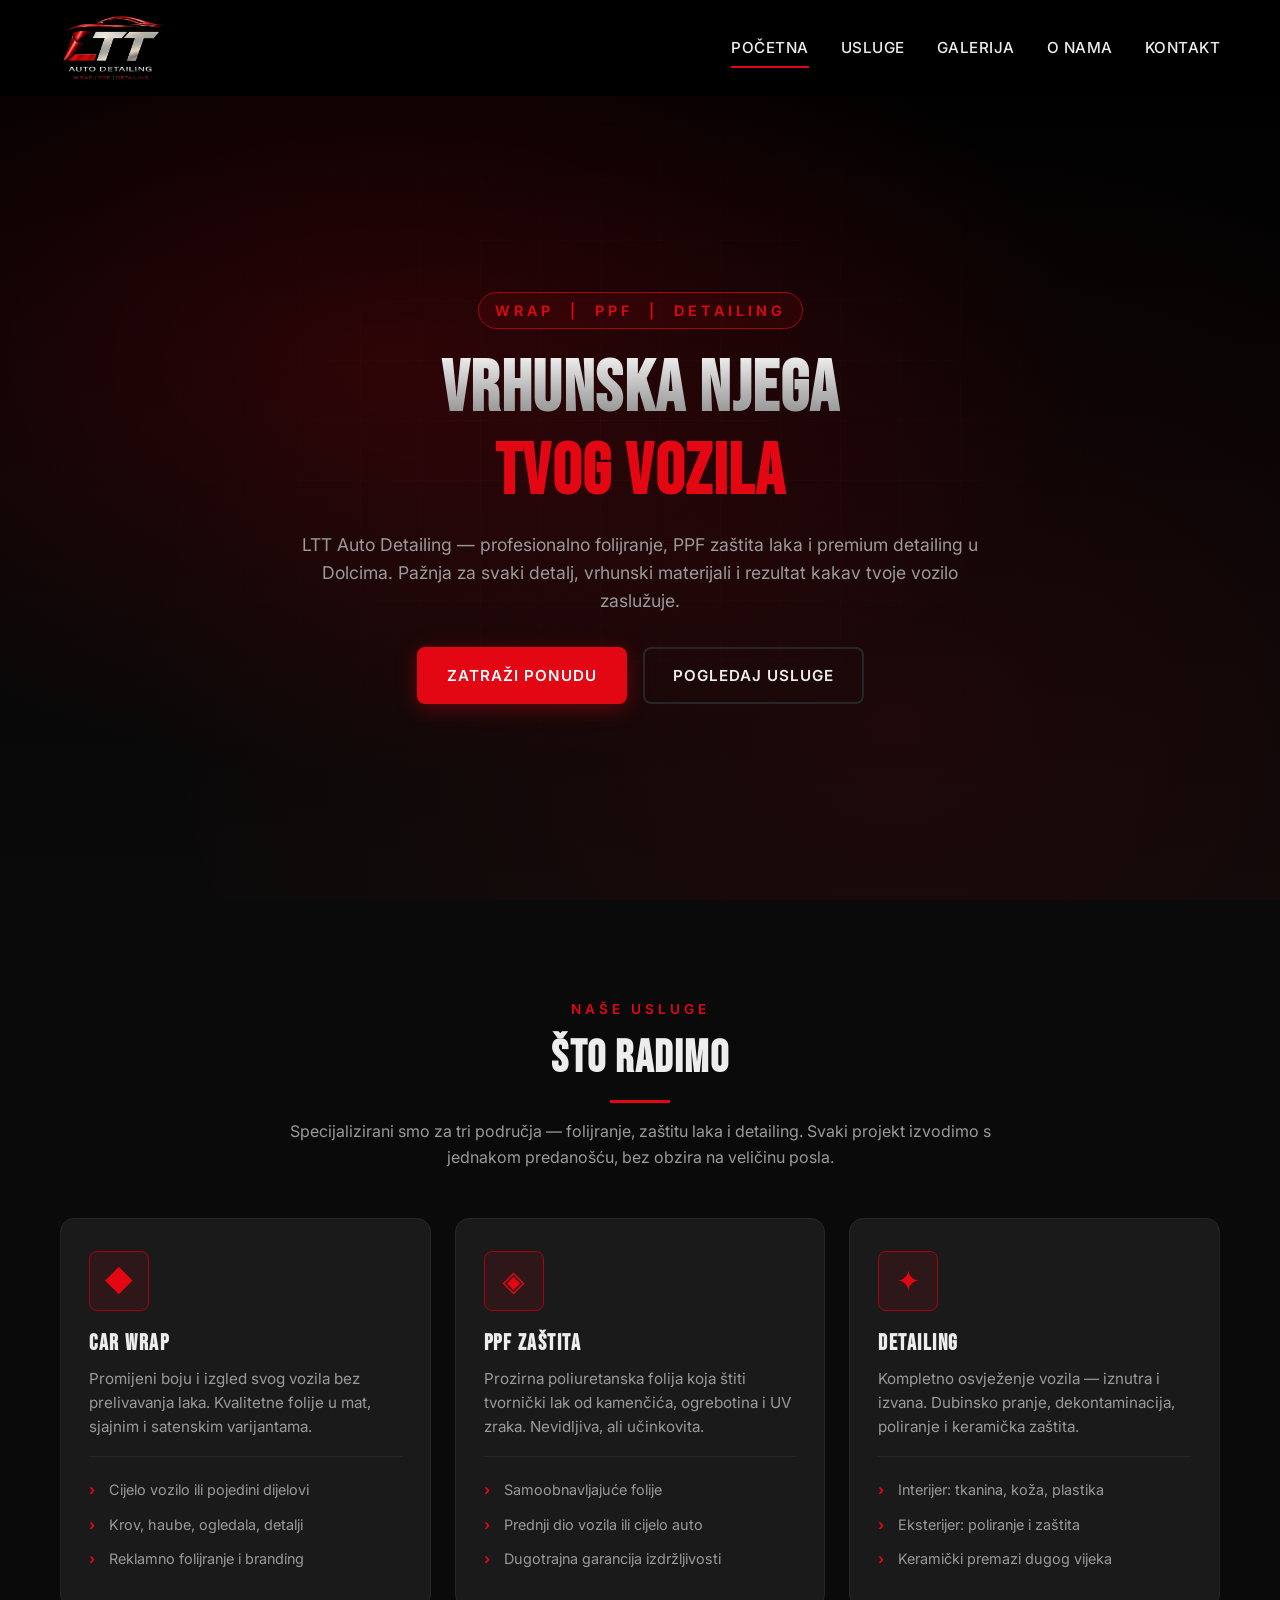
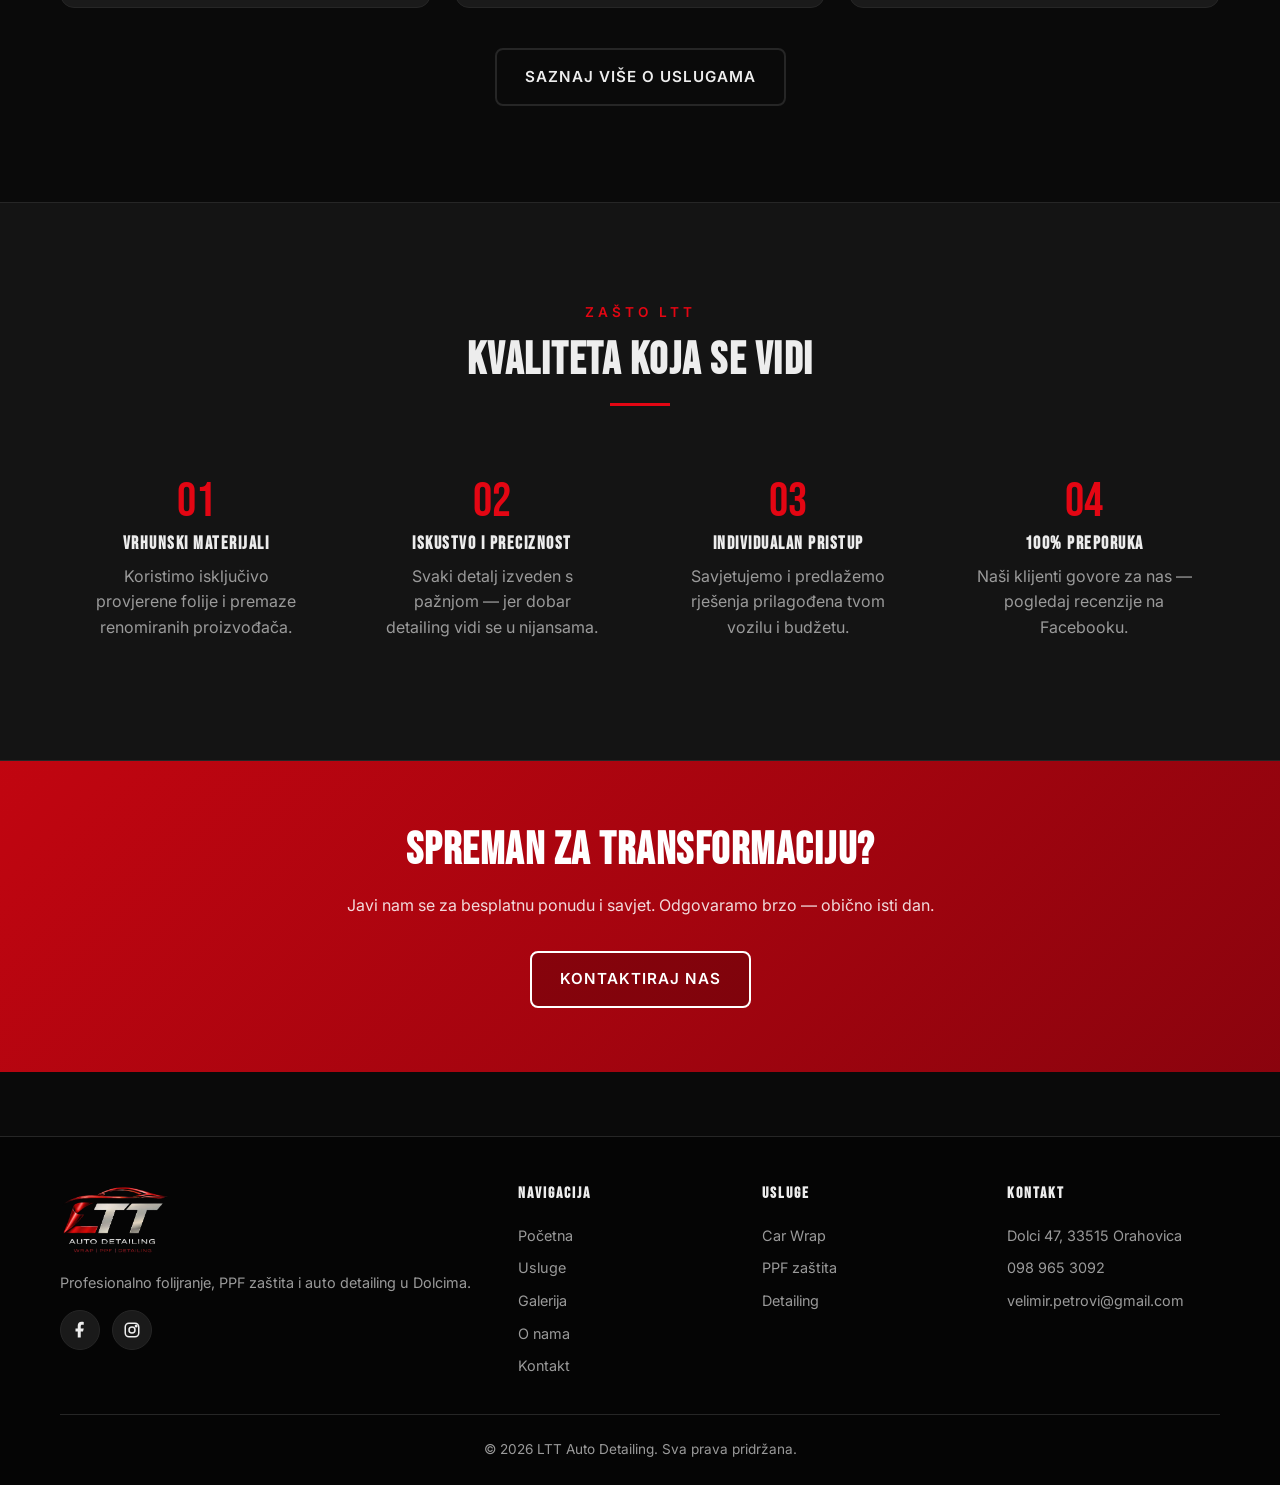
<file: index.html>
<!DOCTYPE html>
<html lang="hr">
<head>
<meta charset="UTF-8">
<meta name="viewport" content="width=device-width, initial-scale=1.0">
<title>LTT Auto Detailing Orahovica — Wrap, PPF i Detailing vozila</title>
<meta name="description" content="LTT Auto Detailing Orahovica — profesionalno folijranje vozila (wrap), PPF zaštita laka i premium detailing. Vrhunska kvaliteta, pouzdanost i pažnja za svaki detalj.">
<meta name="keywords" content="auto detailing Orahovica, wrap folija auto, PPF zaštita, poliranje auta, keramička zaštita, LTT Auto Detailing, folijranje vozila Slavonija">
<meta name="author" content="LTT Auto Detailing">
<meta name="robots" content="index, follow">
<link rel="canonical" href="https://ltt-auto-detailing.pages.dev/">
<meta property="og:url" content="https://ltt-auto-detailing.pages.dev/">

<!-- Open Graph -->
<meta property="og:type" content="website">
<meta property="og:title" content="LTT Auto Detailing — Wrap, PPF i Detailing">
<meta property="og:description" content="Profesionalno folijranje, PPF zaštita i detailing vozila u Dolcima. Vrhunski materijali i besprijekorna izvedba.">
<meta property="og:image" content="https://ltt-auto-detailing.pages.dev/img/logo.webp">
<meta property="og:locale" content="hr_HR">

<link rel="icon" type="image/webp" href="img/logo.webp">
<link rel="preconnect" href="https://fonts.googleapis.com">
<link rel="preconnect" href="https://fonts.gstatic.com" crossorigin>
<link href="https://fonts.googleapis.com/css2?family=Bebas+Neue&family=Inter:wght@400;500;600;700&display=swap" rel="stylesheet">
<link rel="stylesheet" href="css/style.css">

<!-- Schema.org LocalBusiness -->
<script type="application/ld+json">
{
  "@context": "https://schema.org",
  "@type": "AutoBodyShop",
  "name": "LTT Auto Detailing",
  "image": "https://ltt-auto-detailing.pages.dev/img/logo.webp",
  "logo": "https://ltt-auto-detailing.pages.dev/img/logo.webp",
  "description": "Profesionalni auto detailing, wrap folijranje i PPF zaštita vozila.",
  "address": {
    "@type": "PostalAddress",
    "streetAddress": "Dolci 47",
    "addressLocality": "Orahovica",
    "postalCode": "33515",
    "addressCountry": "HR"
  },
  "geo": { "@type": "GeoCoordinates", "latitude": 45.5499415, "longitude": 17.9334057 },
  "telephone": "+385989653092",
  "email": "velimir.petrovi@gmail.com",
  "url": "https://ltt-auto-detailing.pages.dev/",
  "openingHoursSpecification": [
    { "@type": "OpeningHoursSpecification", "dayOfWeek": ["Monday","Tuesday","Wednesday","Thursday","Friday","Saturday"], "opens": "09:00", "closes": "17:00" }
  ],
  "sameAs": [
    "https://www.facebook.com/ltautodetailingdolci",
    "https://www.instagram.com/ltt_auto_detailing/"
  ],
  "aggregateRating": { "@type": "AggregateRating", "ratingValue": "5.0", "reviewCount": "6" }
}
</script>
</head>
<body>

<!-- HEADER -->
<header class="site-header">
  <div class="header-inner">
    <a href="index.html" class="logo-link" aria-label="LTT Auto Detailing — naslovnica">
      <img src="img/logo.webp" alt="LTT Auto Detailing logo">
    </a>
    <button class="nav-toggle" aria-label="Otvori izbornik" aria-expanded="false">
      <span></span><span></span><span></span>
    </button>
    <nav class="nav">
      <a href="index.html" class="active">Početna</a>
      <a href="usluge.html">Usluge</a>
      <a href="galerija.html">Galerija</a>
      <a href="o-nama.html">O nama</a>
      <a href="kontakt.html">Kontakt</a>
    </nav>
  </div>
</header>

<!-- HERO -->
<section class="hero">
  <div class="hero-inner">
    <span class="eyebrow">Wrap &nbsp;|&nbsp; PPF &nbsp;|&nbsp; Detailing</span>
    <h1><span class="silver">Vrhunska njega</span><br><span class="accent">tvog vozila</span></h1>
    <p class="lead">
      LTT Auto Detailing — profesionalno folijranje, PPF zaštita laka i premium detailing u Dolcima.
      Pažnja za svaki detalj, vrhunski materijali i rezultat kakav tvoje vozilo zaslužuje.
    </p>
    <div class="hero-cta">
      <a href="kontakt.html" class="btn btn-primary">Zatraži ponudu</a>
      <a href="usluge.html" class="btn btn-ghost">Pogledaj usluge</a>
    </div>
  </div>
</section>

<!-- USLUGE preview -->
<section class="section">
  <div class="container">
    <div class="section-header">
      <span class="eyebrow">Naše usluge</span>
      <h2 class="underline-red">Što radimo</h2>
      <p>Specijalizirani smo za tri područja — folijranje, zaštitu laka i detailing. Svaki projekt izvodimo s jednakom predanošću, bez obzira na veličinu posla.</p>
    </div>

    <div class="services-grid">
      <a class="service-card" href="usluge.html#wrap">
        <div class="service-icon">◆</div>
        <h3>Car Wrap</h3>
        <p>Promijeni boju i izgled svog vozila bez preliv­avanja laka. Kvalitetne folije u mat, sjajnim i satenskim varijantama.</p>
        <ul>
          <li>Cijelo vozilo ili pojedini dijelovi</li>
          <li>Krov, haube, ogledala, detalji</li>
          <li>Reklamno folijranje i branding</li>
        </ul>
      </a>

      <a class="service-card" href="usluge.html#ppf">
        <div class="service-icon">◈</div>
        <h3>PPF zaštita</h3>
        <p>Prozirna poliuretanska folija koja štiti tvornički lak od kamenčića, ogrebotina i UV zraka. Nevidljiva, ali učinkovita.</p>
        <ul>
          <li>Samoobnavljajuće folije</li>
          <li>Prednji dio vozila ili cijelo auto</li>
          <li>Dugotrajna garancija izdržljivosti</li>
        </ul>
      </a>

      <a class="service-card" href="usluge.html#detailing">
        <div class="service-icon">✦</div>
        <h3>Detailing</h3>
        <p>Kompletno osvježenje vozila — iznutra i izvana. Dubinsko pranje, dekontaminacija, poliranje i keramička zaštita.</p>
        <ul>
          <li>Interijer: tkanina, koža, plastika</li>
          <li>Eksterijer: poliranje i zaštita</li>
          <li>Keramički premazi dugog vijeka</li>
        </ul>
      </a>
    </div>

    <div style="text-align:center; margin-top:2.5rem;">
      <a href="usluge.html" class="btn btn-ghost">Saznaj više o uslugama</a>
    </div>
  </div>
</section>

<!-- ZAŠTO MI -->
<section class="section section-alt">
  <div class="container">
    <div class="section-header">
      <span class="eyebrow">Zašto LTT</span>
      <h2 class="underline-red">Kvaliteta koja se vidi</h2>
    </div>

    <div class="features">
      <div class="feature">
        <div class="feature-num">01</div>
        <h3>Vrhunski materijali</h3>
        <p>Koristimo isključivo provjerene folije i premaze renomiranih proizvođača.</p>
      </div>
      <div class="feature">
        <div class="feature-num">02</div>
        <h3>Iskustvo i preciznost</h3>
        <p>Svaki detalj izveden s pažnjom — jer dobar detailing vidi se u nijansama.</p>
      </div>
      <div class="feature">
        <div class="feature-num">03</div>
        <h3>Individualan pristup</h3>
        <p>Savjetujemo i predlažemo rješenja prilagođena tvom vozilu i budžetu.</p>
      </div>
      <div class="feature">
        <div class="feature-num">04</div>
        <h3>100% preporuka</h3>
        <p>Naši klijenti govore za nas — pogledaj recenzije na Facebooku.</p>
      </div>
    </div>
  </div>
</section>

<!-- CTA -->
<section class="cta-strip">
  <div class="container">
    <h2>Spreman za transformaciju?</h2>
    <p>Javi nam se za besplatnu ponudu i savjet. Odgovaramo brzo — obično isti dan.</p>
    <a href="kontakt.html" class="btn btn-ghost">Kontaktiraj nas</a>
  </div>
</section>

<!-- FOOTER -->
<footer class="site-footer">
  <div class="container">
    <div class="footer-grid">
      <div class="footer-brand">
        <img src="img/logo.webp" alt="LTT Auto Detailing" loading="lazy">
        <p>Profesionalno folijranje, PPF zaštita i auto detailing u Dolcima.</p>
        <div class="socials">
          <a href="https://www.facebook.com/ltautodetailingdolci?locale=hr_HR" target="_blank" rel="noopener" aria-label="Facebook">
            <svg width="18" height="18" viewBox="0 0 24 24" fill="currentColor"><path d="M13 22v-8h3l1-4h-4V7c0-1.1.4-2 2-2h2V1.2C16.5 1.1 15.3 1 14 1c-3 0-5 1.8-5 5v4H6v4h3v8h4z"/></svg>
          </a>
          <a href="https://www.instagram.com/ltt_auto_detailing/" target="_blank" rel="noopener" aria-label="Instagram">
            <svg width="18" height="18" viewBox="0 0 24 24" fill="none" stroke="currentColor" stroke-width="2"><rect x="3" y="3" width="18" height="18" rx="5"/><circle cx="12" cy="12" r="4"/><circle cx="17.5" cy="6.5" r="1" fill="currentColor"/></svg>
          </a>
        </div>
      </div>
      <div>
        <h4>Navigacija</h4>
        <ul>
          <li><a href="index.html">Početna</a></li>
          <li><a href="usluge.html">Usluge</a></li>
          <li><a href="galerija.html">Galerija</a></li>
          <li><a href="o-nama.html">O nama</a></li>
          <li><a href="kontakt.html">Kontakt</a></li>
        </ul>
      </div>
      <div>
        <h4>Usluge</h4>
        <ul>
          <li><a href="usluge.html#wrap">Car Wrap</a></li>
          <li><a href="usluge.html#ppf">PPF zaštita</a></li>
          <li><a href="usluge.html#detailing">Detailing</a></li>
        </ul>
      </div>
      <div>
        <h4>Kontakt</h4>
        <ul>
          <li><a href="https://maps.app.goo.gl/TPTexNGSU9D4uhJVA?g_st=ic" target="_blank" rel="noopener">Dolci 47, 33515 Orahovica</a></li>
          <li><a href="tel:+385989653092">098 965 3092</a></li>
          <li><a href="mailto:velimir.petrovi@gmail.com">velimir.petrovi@gmail.com</a></li>
        </ul>
      </div>
    </div>
    <div class="footer-bottom">
      © <span class="year"></span> LTT Auto Detailing. Sva prava pridržana.
    </div>
  </div>
</footer>

<script src="js/script.js"></script>
</body>
</html>
</file>
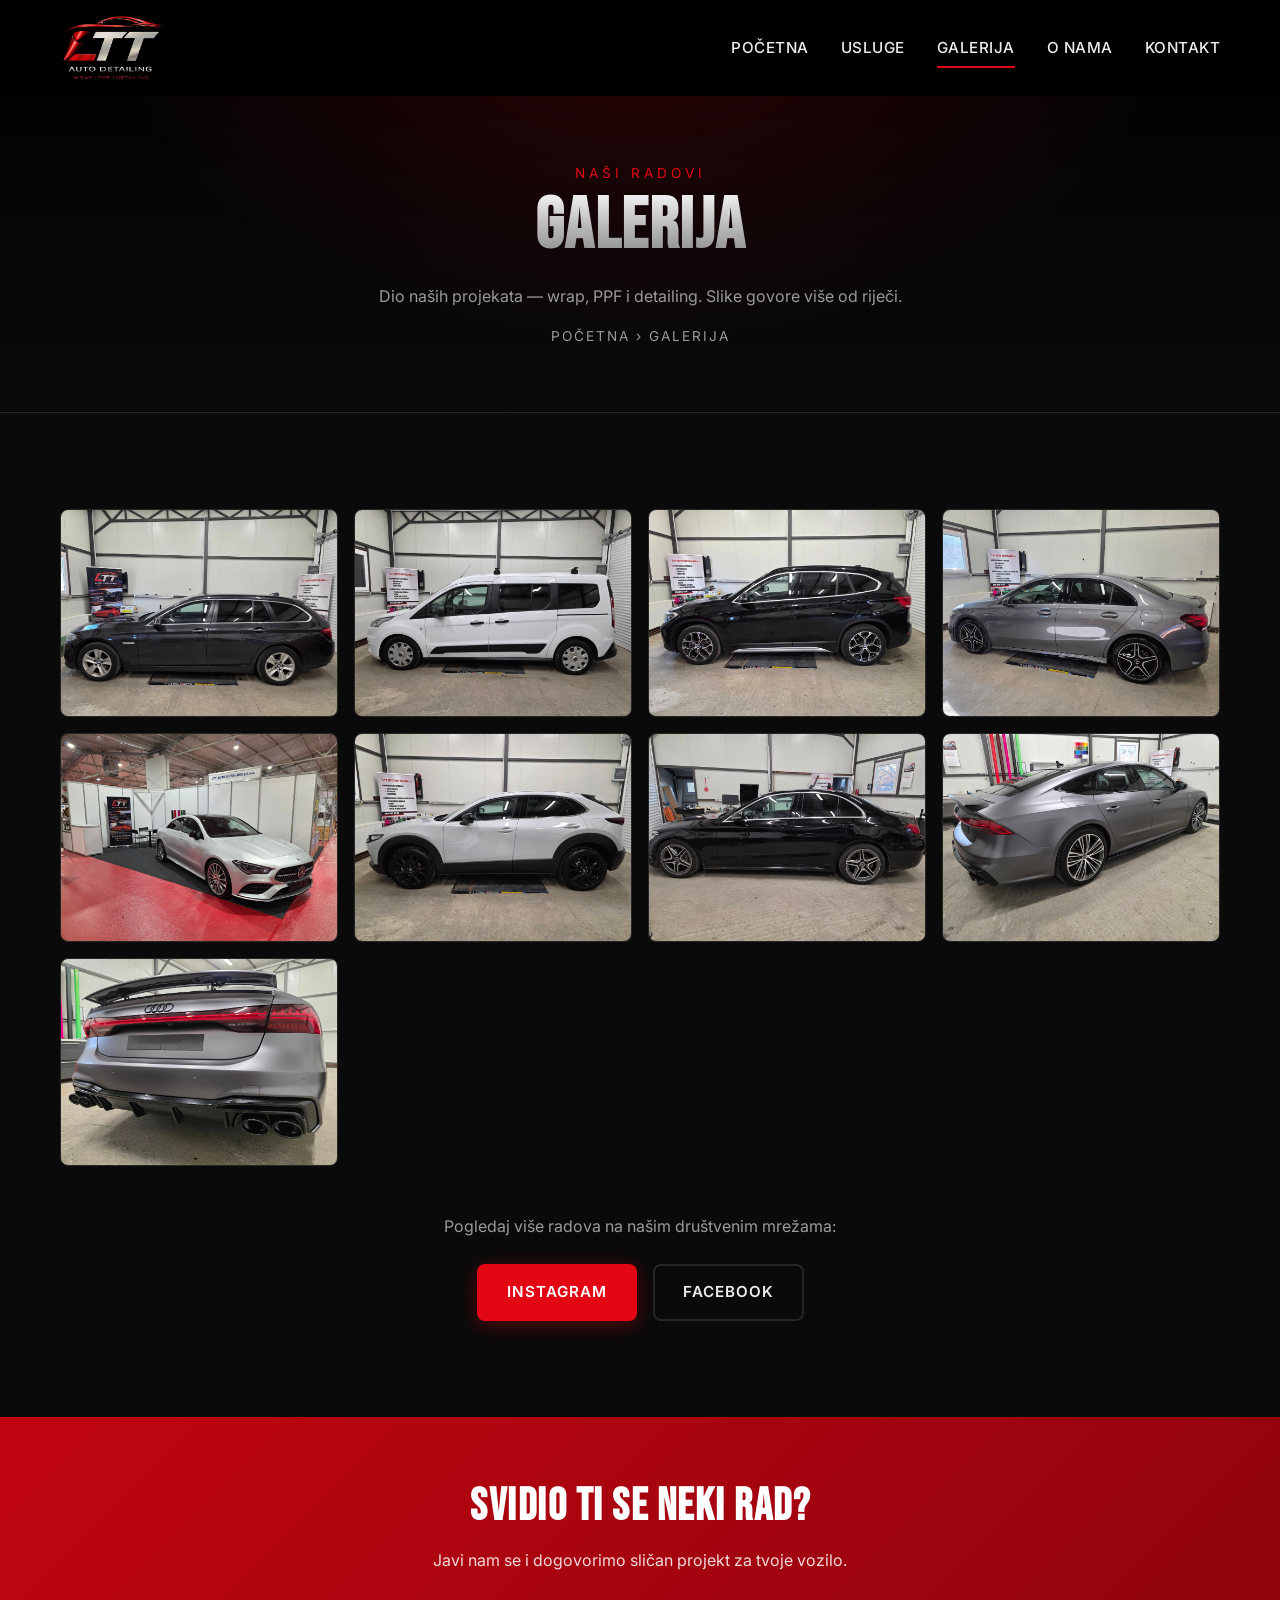
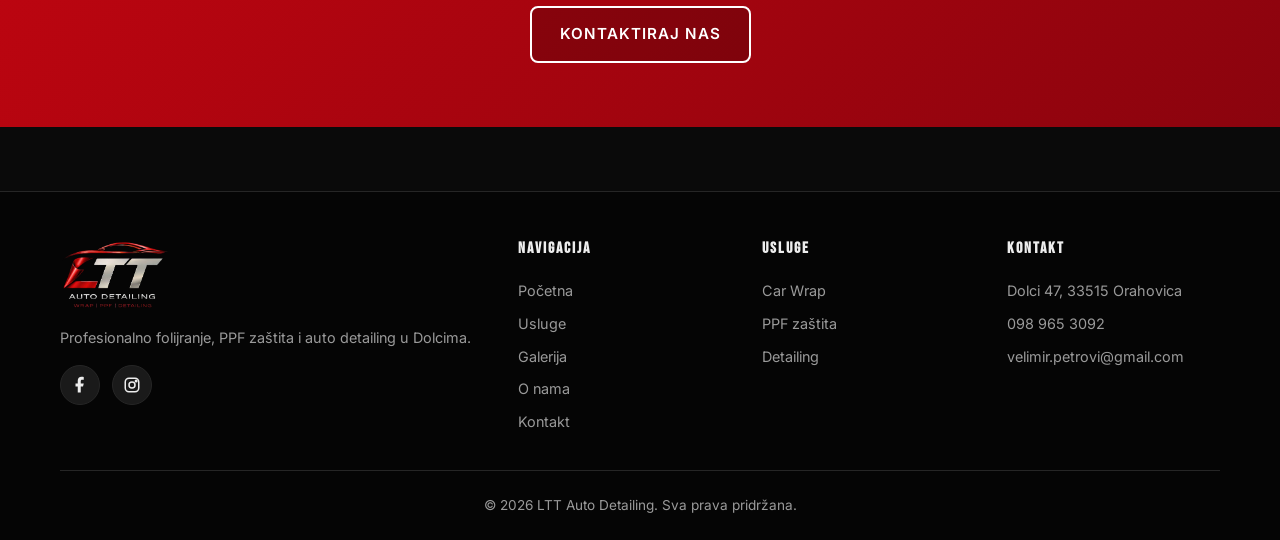
<file: galerija.html>
<!DOCTYPE html>
<html lang="hr">
<head>
<meta charset="UTF-8">
<meta name="viewport" content="width=device-width, initial-scale=1.0">
<title>Galerija radova — Wrap, PPF i Detailing | LTT Auto Detailing</title>
<meta name="description" content="Pogledaj galeriju radova LTT Auto Detailinga — primjeri folijranja vozila, PPF zaštite laka i profesionalnog auto detailinga.">
<meta name="keywords" content="galerija wrap, primjeri folijranja, PPF radovi, detailing galerija, LTT Auto Detailing">
<meta name="robots" content="index, follow">
<link rel="canonical" href="https://ltt-auto-detailing.pages.dev/galerija.html">
<meta property="og:url" content="https://ltt-auto-detailing.pages.dev/galerija.html">
<meta property="og:title" content="Galerija — LTT Auto Detailing">
<meta property="og:image" content="https://ltt-auto-detailing.pages.dev/img/logo.webp">

<link rel="icon" type="image/webp" href="img/logo.webp">
<link rel="preconnect" href="https://fonts.googleapis.com">
<link rel="preconnect" href="https://fonts.gstatic.com" crossorigin>
<link href="https://fonts.googleapis.com/css2?family=Bebas+Neue&family=Inter:wght@400;500;600;700&display=swap" rel="stylesheet">
<link rel="stylesheet" href="css/style.css">

<!-- Schema: Breadcrumbs -->
<script type="application/ld+json">
{
  "@context": "https://schema.org",
  "@type": "BreadcrumbList",
  "itemListElement": [
    { "@type": "ListItem", "position": 1, "name": "Početna", "item": "https://ltt-auto-detailing.pages.dev/" },
    { "@type": "ListItem", "position": 2, "name": "Galerija", "item": "https://ltt-auto-detailing.pages.dev/galerija.html" }
  ]
}
</script>
</head>
<body>

<header class="site-header">
  <div class="header-inner">
    <a href="index.html" class="logo-link"><img src="img/logo.webp" alt="LTT Auto Detailing"></a>
    <button class="nav-toggle" aria-label="Izbornik"><span></span><span></span><span></span></button>
    <nav class="nav">
      <a href="index.html">Početna</a>
      <a href="usluge.html">Usluge</a>
      <a href="galerija.html" class="active">Galerija</a>
      <a href="o-nama.html">O nama</a>
      <a href="kontakt.html">Kontakt</a>
    </nav>
  </div>
</header>

<section class="page-hero">
  <div class="container">
    <span class="eyebrow" style="color:var(--red); letter-spacing:4px; text-transform:uppercase; font-size:.85rem;">Naši radovi</span>
    <h1 class="silver">Galerija</h1>
    <p>Dio naših projekata — wrap, PPF i detailing. Slike govore više od riječi.</p>
    <div class="breadcrumbs"><a href="index.html">Početna</a> › Galerija</div>
  </div>
</section>

<section class="section">
  <div class="container">
    <div class="gallery-grid">
      <a class="gallery-item" href="galerija/slika1.webp"><img src="galerija/slika1.webp" alt="LTT Auto Detailing — rad 1" loading="lazy"></a>
      <a class="gallery-item" href="galerija/slika2.webp"><img src="galerija/slika2.webp" alt="LTT Auto Detailing — rad 2" loading="lazy"></a>
      <a class="gallery-item" href="galerija/slika3.webp"><img src="galerija/slika3.webp" alt="LTT Auto Detailing — rad 3" loading="lazy"></a>
      <a class="gallery-item" href="galerija/slika4.webp"><img src="galerija/slika4.webp" alt="LTT Auto Detailing — rad 4" loading="lazy"></a>
      <a class="gallery-item" href="galerija/slika5.webp"><img src="galerija/slika5.webp" alt="LTT Auto Detailing — rad 5" loading="lazy"></a>
      <a class="gallery-item" href="galerija/slika6.webp"><img src="galerija/slika6.webp" alt="LTT Auto Detailing — rad 6" loading="lazy"></a>
      <a class="gallery-item" href="galerija/slika7.webp"><img src="galerija/slika7.webp" alt="LTT Auto Detailing — rad 7" loading="lazy"></a>
      <a class="gallery-item" href="galerija/slika8.webp"><img src="galerija/slika8.webp" alt="LTT Auto Detailing — rad 8" loading="lazy"></a>
      <a class="gallery-item" href="galerija/slika9.webp"><img src="galerija/slika9.webp" alt="LTT Auto Detailing — rad 9" loading="lazy"></a>
    </div>

    <div style="text-align:center; margin-top:3rem;">
      <p style="margin-bottom:1.5rem;">Pogledaj više radova na našim društvenim mrežama:</p>
      <div class="hero-cta">
        <a href="https://www.instagram.com/ltt_auto_detailing/" target="_blank" rel="noopener" class="btn btn-primary">Instagram</a>
        <a href="https://www.facebook.com/ltautodetailingdolci?locale=hr_HR" target="_blank" rel="noopener" class="btn btn-ghost">Facebook</a>
      </div>
    </div>
  </div>
</section>

<section class="cta-strip">
  <div class="container">
    <h2>Svidio ti se neki rad?</h2>
    <p>Javi nam se i dogovorimo sličan projekt za tvoje vozilo.</p>
    <a href="kontakt.html" class="btn btn-ghost">Kontaktiraj nas</a>
  </div>
</section>

<footer class="site-footer">
  <div class="container">
    <div class="footer-grid">
      <div class="footer-brand">
        <img src="img/logo.webp" alt="LTT Auto Detailing" loading="lazy">
        <p>Profesionalno folijranje, PPF zaštita i auto detailing u Dolcima.</p>
        <div class="socials">
          <a href="https://www.facebook.com/ltautodetailingdolci?locale=hr_HR" target="_blank" rel="noopener" aria-label="Facebook"><svg width="18" height="18" viewBox="0 0 24 24" fill="currentColor"><path d="M13 22v-8h3l1-4h-4V7c0-1.1.4-2 2-2h2V1.2C16.5 1.1 15.3 1 14 1c-3 0-5 1.8-5 5v4H6v4h3v8h4z"/></svg></a>
          <a href="https://www.instagram.com/ltt_auto_detailing/" target="_blank" rel="noopener" aria-label="Instagram"><svg width="18" height="18" viewBox="0 0 24 24" fill="none" stroke="currentColor" stroke-width="2"><rect x="3" y="3" width="18" height="18" rx="5"/><circle cx="12" cy="12" r="4"/><circle cx="17.5" cy="6.5" r="1" fill="currentColor"/></svg></a>
        </div>
      </div>
      <div><h4>Navigacija</h4><ul><li><a href="index.html">Početna</a></li><li><a href="usluge.html">Usluge</a></li><li><a href="galerija.html">Galerija</a></li><li><a href="o-nama.html">O nama</a></li><li><a href="kontakt.html">Kontakt</a></li></ul></div>
      <div><h4>Usluge</h4><ul><li><a href="usluge.html#wrap">Car Wrap</a></li><li><a href="usluge.html#ppf">PPF zaštita</a></li><li><a href="usluge.html#detailing">Detailing</a></li></ul></div>
      <div><h4>Kontakt</h4><ul><li><a href="https://maps.app.goo.gl/TPTexNGSU9D4uhJVA?g_st=ic" target="_blank" rel="noopener">Dolci 47, 33515 Orahovica</a></li><li><a href="tel:+385989653092">098 965 3092</a></li><li><a href="mailto:velimir.petrovi@gmail.com">velimir.petrovi@gmail.com</a></li></ul></div>
    </div>
    <div class="footer-bottom">© <span class="year"></span> LTT Auto Detailing. Sva prava pridržana.</div>
  </div>
</footer>
<script src="js/script.js"></script>
</body>
</html>
</file>
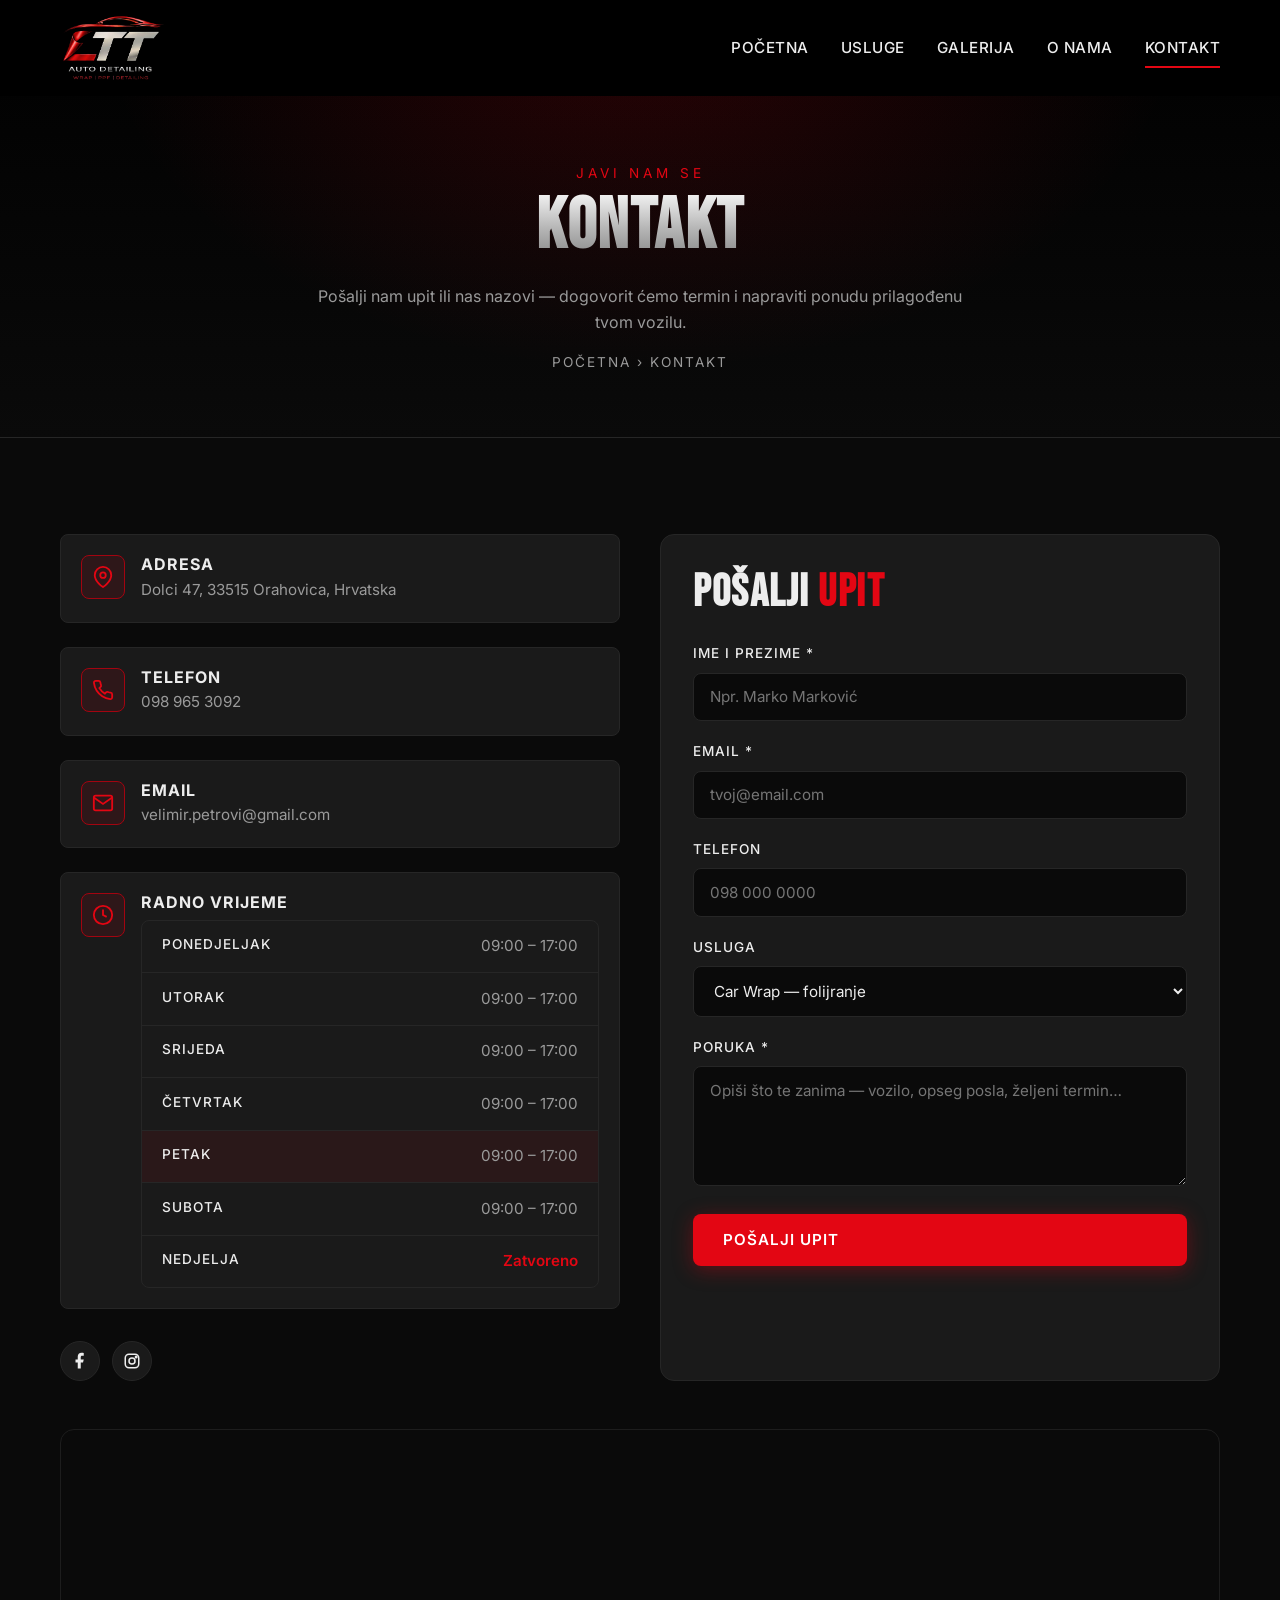
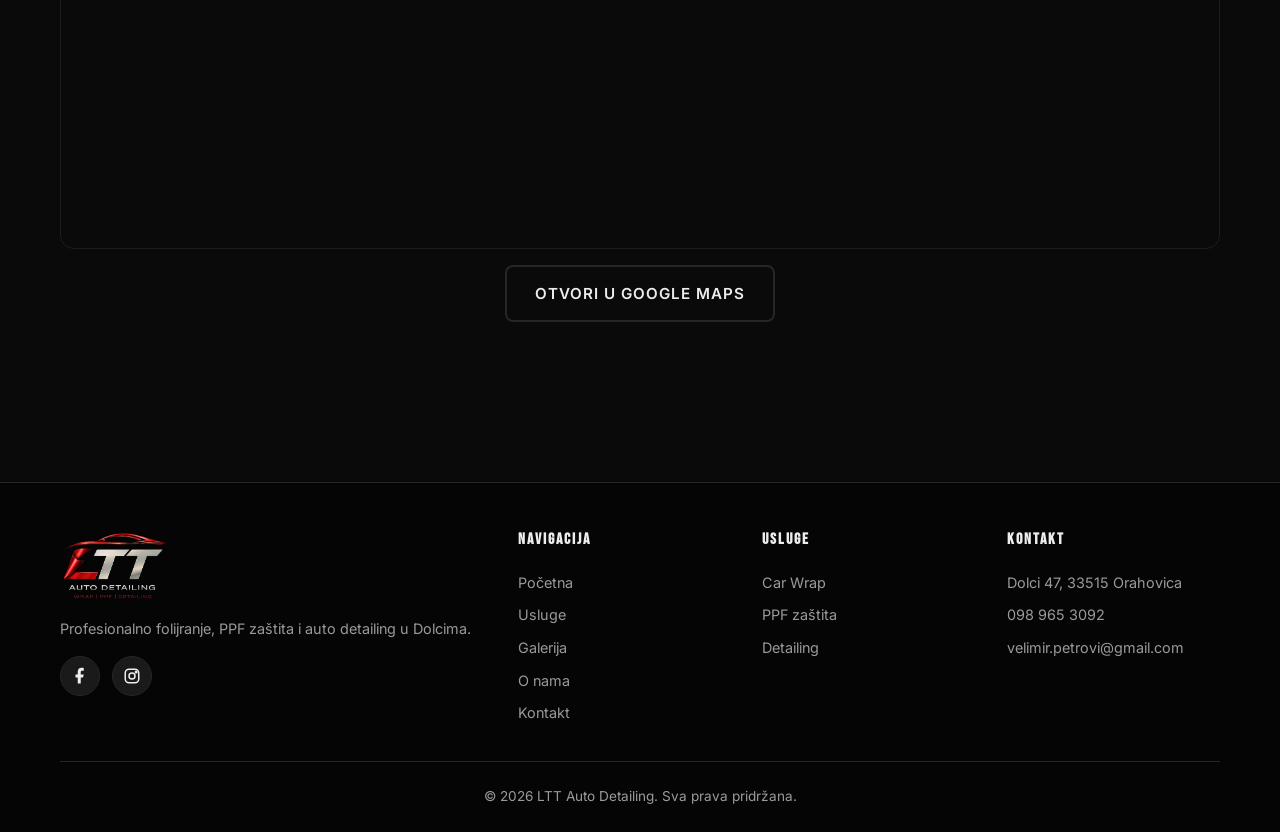
<file: kontakt.html>
<!DOCTYPE html>
<html lang="hr">
<head>
<meta charset="UTF-8">
<meta name="viewport" content="width=device-width, initial-scale=1.0">
<title>Kontakt — Dogovori termin | LTT Auto Detailing Orahovica</title>
<meta name="description" content="Kontaktiraj LTT Auto Detailing u Dolcima — telefon, email, forma za upit i lokacija na karti. Javljamo se brzo i dogovaramo termin prema tvojim potrebama.">
<meta name="keywords" content="LTT Auto Detailing kontakt, auto detailing Orahovica telefon, radno vrijeme, Dolci 47">
<meta name="robots" content="index, follow">
<link rel="canonical" href="https://ltt-auto-detailing.pages.dev/kontakt.html">
<meta property="og:url" content="https://ltt-auto-detailing.pages.dev/kontakt.html">
<meta property="og:title" content="Kontakt — LTT Auto Detailing">
<meta property="og:image" content="https://ltt-auto-detailing.pages.dev/img/logo.webp">

<link rel="icon" type="image/webp" href="img/logo.webp">
<link rel="preconnect" href="https://fonts.googleapis.com">
<link rel="preconnect" href="https://fonts.gstatic.com" crossorigin>
<link href="https://fonts.googleapis.com/css2?family=Bebas+Neue&family=Inter:wght@400;500;600;700&display=swap" rel="stylesheet">
<link rel="stylesheet" href="css/style.css">

<!-- Schema: Breadcrumbs -->
<script type="application/ld+json">
{
  "@context": "https://schema.org",
  "@type": "BreadcrumbList",
  "itemListElement": [
    { "@type": "ListItem", "position": 1, "name": "Početna", "item": "https://ltt-auto-detailing.pages.dev/" },
    { "@type": "ListItem", "position": 2, "name": "Kontakt", "item": "https://ltt-auto-detailing.pages.dev/kontakt.html" }
  ]
}
</script>
</head>
<body>

<header class="site-header">
  <div class="header-inner">
    <a href="index.html" class="logo-link"><img src="img/logo.webp" alt="LTT Auto Detailing"></a>
    <button class="nav-toggle" aria-label="Izbornik"><span></span><span></span><span></span></button>
    <nav class="nav">
      <a href="index.html">Početna</a>
      <a href="usluge.html">Usluge</a>
      <a href="galerija.html">Galerija</a>
      <a href="o-nama.html">O nama</a>
      <a href="kontakt.html" class="active">Kontakt</a>
    </nav>
  </div>
</header>

<section class="page-hero">
  <div class="container">
    <span class="eyebrow" style="color:var(--red); letter-spacing:4px; text-transform:uppercase; font-size:.85rem;">Javi nam se</span>
    <h1 class="silver">Kontakt</h1>
    <p>Pošalji nam upit ili nas nazovi — dogovorit ćemo termin i napraviti ponudu prilagođenu tvom vozilu.</p>
    <div class="breadcrumbs"><a href="index.html">Početna</a> › Kontakt</div>
  </div>
</section>

<section class="section">
  <div class="container">
    <div class="contact-grid">

      <!-- KONTAKT INFO -->
      <div class="contact-info">
        <div class="contact-item">
          <div class="icon">
            <svg width="22" height="22" viewBox="0 0 24 24" fill="none" stroke="currentColor" stroke-width="2"><path d="M21 10c0 7-9 13-9 13s-9-6-9-13a9 9 0 0 1 18 0z"/><circle cx="12" cy="10" r="3"/></svg>
          </div>
          <div>
            <h4>Adresa</h4>
            <p><a href="https://maps.app.goo.gl/TPTexNGSU9D4uhJVA?g_st=ic" target="_blank" rel="noopener">Dolci 47, 33515 Orahovica, Hrvatska</a></p>
          </div>
        </div>

        <div class="contact-item">
          <div class="icon">
            <svg width="22" height="22" viewBox="0 0 24 24" fill="none" stroke="currentColor" stroke-width="2"><path d="M22 16.92v3a2 2 0 0 1-2.18 2 19.79 19.79 0 0 1-8.63-3.07 19.5 19.5 0 0 1-6-6 19.79 19.79 0 0 1-3.07-8.67A2 2 0 0 1 4.11 2h3a2 2 0 0 1 2 1.72c.13.96.37 1.9.72 2.81a2 2 0 0 1-.45 2.11L8.09 9.91a16 16 0 0 0 6 6l1.27-1.27a2 2 0 0 1 2.11-.45c.91.35 1.85.59 2.81.72a2 2 0 0 1 1.72 2z"/></svg>
          </div>
          <div>
            <h4>Telefon</h4>
            <p><a href="tel:+385989653092">098 965 3092</a></p>
          </div>
        </div>

        <div class="contact-item">
          <div class="icon">
            <svg width="22" height="22" viewBox="0 0 24 24" fill="none" stroke="currentColor" stroke-width="2"><path d="M4 4h16c1.1 0 2 .9 2 2v12c0 1.1-.9 2-2 2H4c-1.1 0-2-.9-2-2V6c0-1.1.9-2 2-2z"/><polyline points="22,6 12,13 2,6"/></svg>
          </div>
          <div>
            <h4>Email</h4>
            <p><a href="mailto:velimir.petrovi@gmail.com">velimir.petrovi@gmail.com</a></p>
          </div>
        </div>

        <div class="contact-item" style="align-items:stretch;">
          <div class="icon">
            <svg width="22" height="22" viewBox="0 0 24 24" fill="none" stroke="currentColor" stroke-width="2"><circle cx="12" cy="12" r="10"/><polyline points="12,6 12,12 16,14"/></svg>
          </div>
          <div style="flex:1;">
            <h4>Radno vrijeme</h4>
            <ul class="hours-list" style="margin-top:.5rem;">
              <li><span class="day">Ponedjeljak</span><span class="time">09:00 – 17:00</span></li>
              <li><span class="day">Utorak</span><span class="time">09:00 – 17:00</span></li>
              <li><span class="day">Srijeda</span><span class="time">09:00 – 17:00</span></li>
              <li><span class="day">Četvrtak</span><span class="time">09:00 – 17:00</span></li>
              <li><span class="day">Petak</span><span class="time">09:00 – 17:00</span></li>
              <li><span class="day">Subota</span><span class="time">09:00 – 17:00</span></li>
              <li><span class="day">Nedjelja</span><span class="time closed">Zatvoreno</span></li>
            </ul>
          </div>
        </div>

        <div class="socials" style="margin-top:.5rem;">
          <a href="https://www.facebook.com/ltautodetailingdolci?locale=hr_HR" target="_blank" rel="noopener" aria-label="Facebook">
            <svg width="18" height="18" viewBox="0 0 24 24" fill="currentColor"><path d="M13 22v-8h3l1-4h-4V7c0-1.1.4-2 2-2h2V1.2C16.5 1.1 15.3 1 14 1c-3 0-5 1.8-5 5v4H6v4h3v8h4z"/></svg>
          </a>
          <a href="https://www.instagram.com/ltt_auto_detailing/" target="_blank" rel="noopener" aria-label="Instagram">
            <svg width="18" height="18" viewBox="0 0 24 24" fill="none" stroke="currentColor" stroke-width="2"><rect x="3" y="3" width="18" height="18" rx="5"/><circle cx="12" cy="12" r="4"/><circle cx="17.5" cy="6.5" r="1" fill="currentColor"/></svg>
          </a>
        </div>
      </div>

      <!-- FORMA -->
      <form class="contact-form" novalidate>
        <h2 style="margin-bottom:1.5rem;">Pošalji <span class="accent">upit</span></h2>

        <div class="form-row">
          <label for="ime">Ime i prezime *</label>
          <input type="text" id="ime" name="ime" required placeholder="Npr. Marko Marković">
        </div>

        <div class="form-row">
          <label for="email">Email *</label>
          <input type="email" id="email" name="email" required placeholder="tvoj@email.com">
        </div>

        <div class="form-row">
          <label for="telefon">Telefon</label>
          <input type="tel" id="telefon" name="telefon" placeholder="098 000 0000">
        </div>

        <div class="form-row">
          <label for="usluga">Usluga</label>
          <select id="usluga" name="usluga">
            <option value="Car Wrap">Car Wrap — folijranje</option>
            <option value="PPF zaštita">PPF zaštita laka</option>
            <option value="Detailing">Auto Detailing</option>
            <option value="Ostalo / savjet">Ostalo / savjet</option>
          </select>
        </div>

        <div class="form-row">
          <label for="poruka">Poruka *</label>
          <textarea id="poruka" name="poruka" required placeholder="Opiši što te zanima — vozilo, opseg posla, željeni termin…"></textarea>
        </div>

        <button type="submit" class="btn btn-primary" style="width:100%;">Pošalji upit</button>
      </form>

    </div>

    <!-- MAPA -->
    <div class="map-wrap" aria-label="Lokacija na karti">
      <iframe
        src="https://www.google.com/maps?q=LTT+Auto+Detailing,+Dolci+47,+Orahovica&hl=hr&z=17&output=embed"
        loading="lazy"
        referrerpolicy="no-referrer-when-downgrade"
        title="LTT Auto Detailing — Dolci 47, Orahovica"
        allowfullscreen></iframe>
    </div>
    <div style="text-align:center; margin-top:1rem;">
      <a href="https://maps.app.goo.gl/TPTexNGSU9D4uhJVA?g_st=ic" target="_blank" rel="noopener" class="btn btn-ghost">Otvori u Google Maps</a>
    </div>
  </div>
</section>

<footer class="site-footer">
  <div class="container">
    <div class="footer-grid">
      <div class="footer-brand">
        <img src="img/logo.webp" alt="LTT Auto Detailing" loading="lazy">
        <p>Profesionalno folijranje, PPF zaštita i auto detailing u Dolcima.</p>
        <div class="socials">
          <a href="https://www.facebook.com/ltautodetailingdolci?locale=hr_HR" target="_blank" rel="noopener" aria-label="Facebook"><svg width="18" height="18" viewBox="0 0 24 24" fill="currentColor"><path d="M13 22v-8h3l1-4h-4V7c0-1.1.4-2 2-2h2V1.2C16.5 1.1 15.3 1 14 1c-3 0-5 1.8-5 5v4H6v4h3v8h4z"/></svg></a>
          <a href="https://www.instagram.com/ltt_auto_detailing/" target="_blank" rel="noopener" aria-label="Instagram"><svg width="18" height="18" viewBox="0 0 24 24" fill="none" stroke="currentColor" stroke-width="2"><rect x="3" y="3" width="18" height="18" rx="5"/><circle cx="12" cy="12" r="4"/><circle cx="17.5" cy="6.5" r="1" fill="currentColor"/></svg></a>
        </div>
      </div>
      <div><h4>Navigacija</h4><ul><li><a href="index.html">Početna</a></li><li><a href="usluge.html">Usluge</a></li><li><a href="galerija.html">Galerija</a></li><li><a href="o-nama.html">O nama</a></li><li><a href="kontakt.html">Kontakt</a></li></ul></div>
      <div><h4>Usluge</h4><ul><li><a href="usluge.html#wrap">Car Wrap</a></li><li><a href="usluge.html#ppf">PPF zaštita</a></li><li><a href="usluge.html#detailing">Detailing</a></li></ul></div>
      <div><h4>Kontakt</h4><ul><li><a href="https://maps.app.goo.gl/TPTexNGSU9D4uhJVA?g_st=ic" target="_blank" rel="noopener">Dolci 47, 33515 Orahovica</a></li><li><a href="tel:+385989653092">098 965 3092</a></li><li><a href="mailto:velimir.petrovi@gmail.com">velimir.petrovi@gmail.com</a></li></ul></div>
    </div>
    <div class="footer-bottom">© <span class="year"></span> LTT Auto Detailing. Sva prava pridržana.</div>
  </div>
</footer>
<script src="js/script.js"></script>
</body>
</html>
</file>
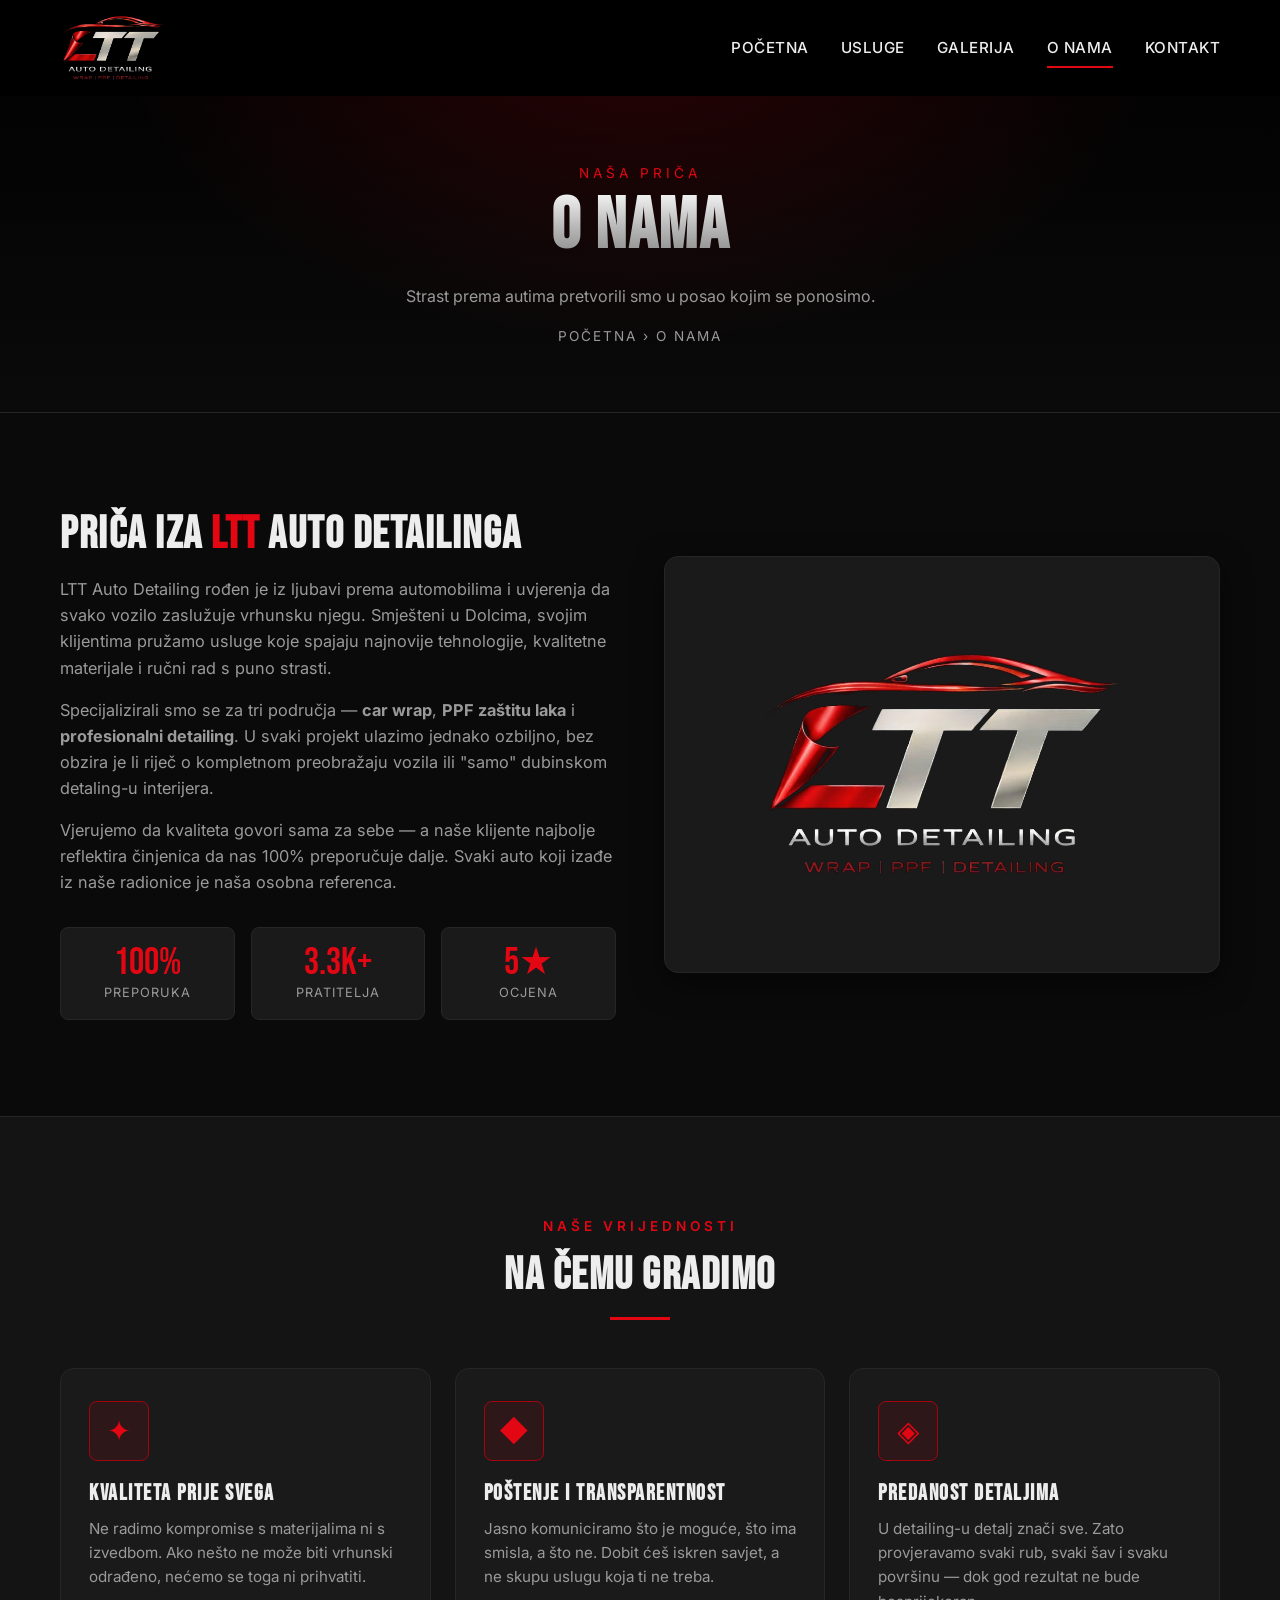
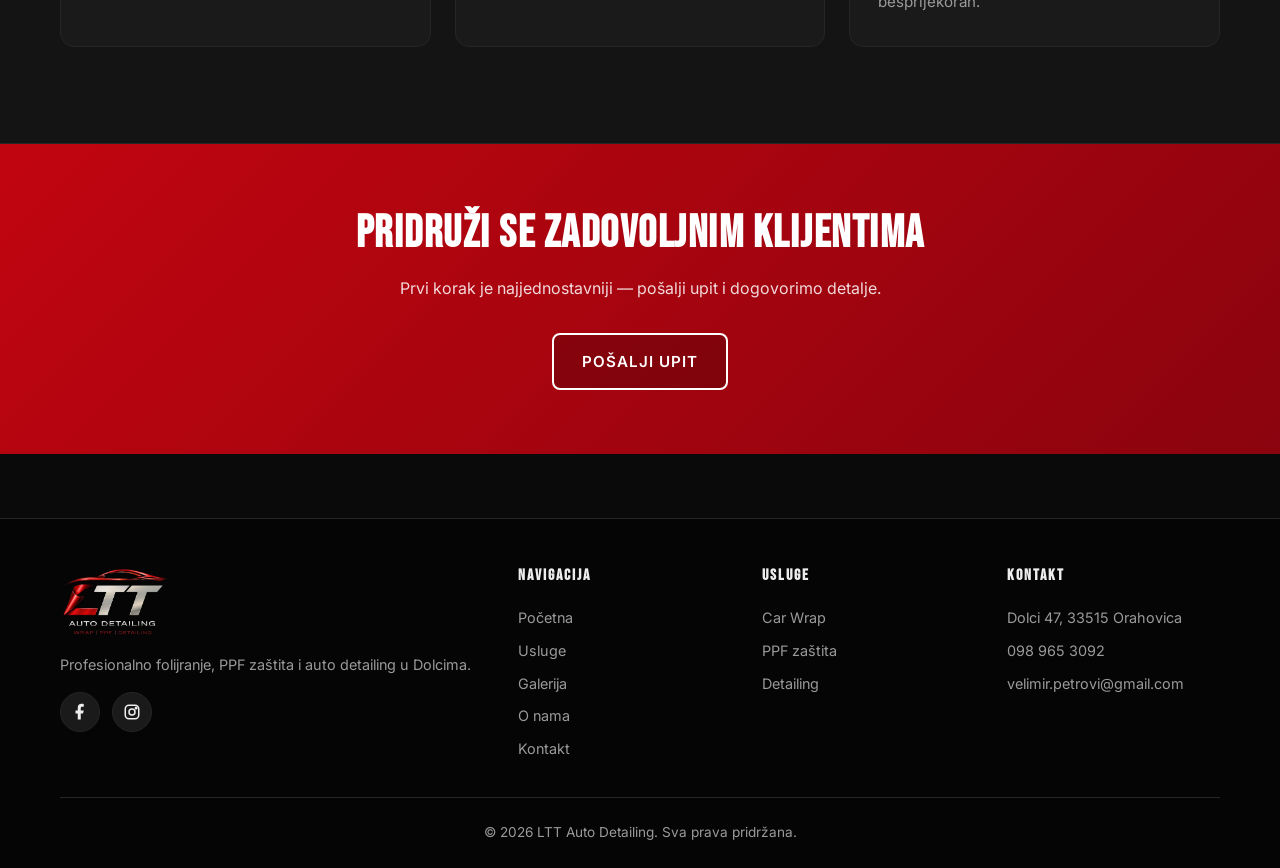
<file: o-nama.html>
<!DOCTYPE html>
<html lang="hr">
<head>
<meta charset="UTF-8">
<meta name="viewport" content="width=device-width, initial-scale=1.0">
<title>O nama — Priča o LTT Auto Detailingu | Orahovica</title>
<meta name="description" content="Upoznaj tim LTT Auto Detailinga iz Orahovice — strast prema autima, predanost detaljima i 100% zadovoljstvo klijenata.">
<meta name="keywords" content="LTT Auto Detailing, o nama, auto detailing tim, Orahovica, Velimir Petrović">
<meta name="robots" content="index, follow">
<link rel="canonical" href="https://ltt-auto-detailing.pages.dev/o-nama.html">
<meta property="og:url" content="https://ltt-auto-detailing.pages.dev/o-nama.html">
<meta property="og:title" content="O nama — LTT Auto Detailing">
<meta property="og:image" content="https://ltt-auto-detailing.pages.dev/img/logo.webp">

<link rel="icon" type="image/webp" href="img/logo.webp">
<link rel="preconnect" href="https://fonts.googleapis.com">
<link rel="preconnect" href="https://fonts.gstatic.com" crossorigin>
<link href="https://fonts.googleapis.com/css2?family=Bebas+Neue&family=Inter:wght@400;500;600;700&display=swap" rel="stylesheet">
<link rel="stylesheet" href="css/style.css">

<!-- Schema: Breadcrumbs -->
<script type="application/ld+json">
{
  "@context": "https://schema.org",
  "@type": "BreadcrumbList",
  "itemListElement": [
    { "@type": "ListItem", "position": 1, "name": "Početna", "item": "https://ltt-auto-detailing.pages.dev/" },
    { "@type": "ListItem", "position": 2, "name": "O nama", "item": "https://ltt-auto-detailing.pages.dev/o-nama.html" }
  ]
}
</script>
</head>
<body>

<header class="site-header">
  <div class="header-inner">
    <a href="index.html" class="logo-link"><img src="img/logo.webp" alt="LTT Auto Detailing"></a>
    <button class="nav-toggle" aria-label="Izbornik"><span></span><span></span><span></span></button>
    <nav class="nav">
      <a href="index.html">Početna</a>
      <a href="usluge.html">Usluge</a>
      <a href="galerija.html">Galerija</a>
      <a href="o-nama.html" class="active">O nama</a>
      <a href="kontakt.html">Kontakt</a>
    </nav>
  </div>
</header>

<section class="page-hero">
  <div class="container">
    <span class="eyebrow" style="color:var(--red); letter-spacing:4px; text-transform:uppercase; font-size:.85rem;">Naša priča</span>
    <h1 class="silver">O nama</h1>
    <p>Strast prema autima pretvorili smo u posao kojim se ponosimo.</p>
    <div class="breadcrumbs"><a href="index.html">Početna</a> › O nama</div>
  </div>
</section>

<section class="section">
  <div class="container">
    <div class="about-grid">
      <div class="about-text">
        <h2>Priča iza <span class="accent">LTT</span> Auto Detailinga</h2>
        <p>LTT Auto Detailing rođen je iz ljubavi prema automobilima i uvjerenja da svako vozilo zaslužuje vrhunsku njegu. Smješteni u Dolcima, svojim klijentima pružamo usluge koje spajaju najnovije tehnologije, kvalitetne materijale i ručni rad s puno strasti.</p>
        <p>Specijalizirali smo se za tri područja — <strong>car wrap</strong>, <strong>PPF zaštitu laka</strong> i <strong>profesionalni detailing</strong>. U svaki projekt ulazimo jednako ozbiljno, bez obzira je li riječ o kompletnom preobražaju vozila ili "samo" dubinskom detaling-u interijera.</p>
        <p>Vjerujemo da kvaliteta govori sama za sebe — a naše klijente najbolje reflektira činjenica da nas 100% preporučuje dalje. Svaki auto koji izađe iz naše radionice je naša osobna referenca.</p>

        <div class="about-stats">
          <div class="stat">
            <div class="stat-num">100%</div>
            <div class="stat-label">Preporuka</div>
          </div>
          <div class="stat">
            <div class="stat-num">3.3K+</div>
            <div class="stat-label">Pratitelja</div>
          </div>
          <div class="stat">
            <div class="stat-num">5★</div>
            <div class="stat-label">Ocjena</div>
          </div>
        </div>
      </div>
      <div class="about-img about-img--logo"><img src="img/logo.webp" alt="LTT Auto Detailing logo" loading="lazy"></div>
    </div>
  </div>
</section>

<section class="section section-alt">
  <div class="container">
    <div class="section-header">
      <span class="eyebrow">Naše vrijednosti</span>
      <h2 class="underline-red">Na čemu gradimo</h2>
    </div>

    <div class="services-grid">
      <article class="service-card">
        <div class="service-icon">✦</div>
        <h3>Kvaliteta prije svega</h3>
        <p>Ne radimo kompromise s materijalima ni s izvedbom. Ako nešto ne može biti vrhunski odrađeno, nećemo se toga ni prihvatiti.</p>
      </article>
      <article class="service-card">
        <div class="service-icon">◆</div>
        <h3>Poštenje i transparentnost</h3>
        <p>Jasno komuniciramo što je moguće, što ima smisla, a što ne. Dobit ćeš iskren savjet, a ne skupu uslugu koja ti ne treba.</p>
      </article>
      <article class="service-card">
        <div class="service-icon">◈</div>
        <h3>Predanost detaljima</h3>
        <p>U detailing-u detalj znači sve. Zato provjeravamo svaki rub, svaki šav i svaku površinu — dok god rezultat ne bude besprijekoran.</p>
      </article>
    </div>
  </div>
</section>

<section class="cta-strip">
  <div class="container">
    <h2>Pridruži se zadovoljnim klijentima</h2>
    <p>Prvi korak je najjednostavniji — pošalji upit i dogovorimo detalje.</p>
    <a href="kontakt.html" class="btn btn-ghost">Pošalji upit</a>
  </div>
</section>

<footer class="site-footer">
  <div class="container">
    <div class="footer-grid">
      <div class="footer-brand">
        <img src="img/logo.webp" alt="LTT Auto Detailing" loading="lazy">
        <p>Profesionalno folijranje, PPF zaštita i auto detailing u Dolcima.</p>
        <div class="socials">
          <a href="https://www.facebook.com/ltautodetailingdolci?locale=hr_HR" target="_blank" rel="noopener" aria-label="Facebook"><svg width="18" height="18" viewBox="0 0 24 24" fill="currentColor"><path d="M13 22v-8h3l1-4h-4V7c0-1.1.4-2 2-2h2V1.2C16.5 1.1 15.3 1 14 1c-3 0-5 1.8-5 5v4H6v4h3v8h4z"/></svg></a>
          <a href="https://www.instagram.com/ltt_auto_detailing/" target="_blank" rel="noopener" aria-label="Instagram"><svg width="18" height="18" viewBox="0 0 24 24" fill="none" stroke="currentColor" stroke-width="2"><rect x="3" y="3" width="18" height="18" rx="5"/><circle cx="12" cy="12" r="4"/><circle cx="17.5" cy="6.5" r="1" fill="currentColor"/></svg></a>
        </div>
      </div>
      <div><h4>Navigacija</h4><ul><li><a href="index.html">Početna</a></li><li><a href="usluge.html">Usluge</a></li><li><a href="galerija.html">Galerija</a></li><li><a href="o-nama.html">O nama</a></li><li><a href="kontakt.html">Kontakt</a></li></ul></div>
      <div><h4>Usluge</h4><ul><li><a href="usluge.html#wrap">Car Wrap</a></li><li><a href="usluge.html#ppf">PPF zaštita</a></li><li><a href="usluge.html#detailing">Detailing</a></li></ul></div>
      <div><h4>Kontakt</h4><ul><li><a href="https://maps.app.goo.gl/TPTexNGSU9D4uhJVA?g_st=ic" target="_blank" rel="noopener">Dolci 47, 33515 Orahovica</a></li><li><a href="tel:+385989653092">098 965 3092</a></li><li><a href="mailto:velimir.petrovi@gmail.com">velimir.petrovi@gmail.com</a></li></ul></div>
    </div>
    <div class="footer-bottom">© <span class="year"></span> LTT Auto Detailing. Sva prava pridržana.</div>
  </div>
</footer>
<script src="js/script.js"></script>
</body>
</html>
</file>
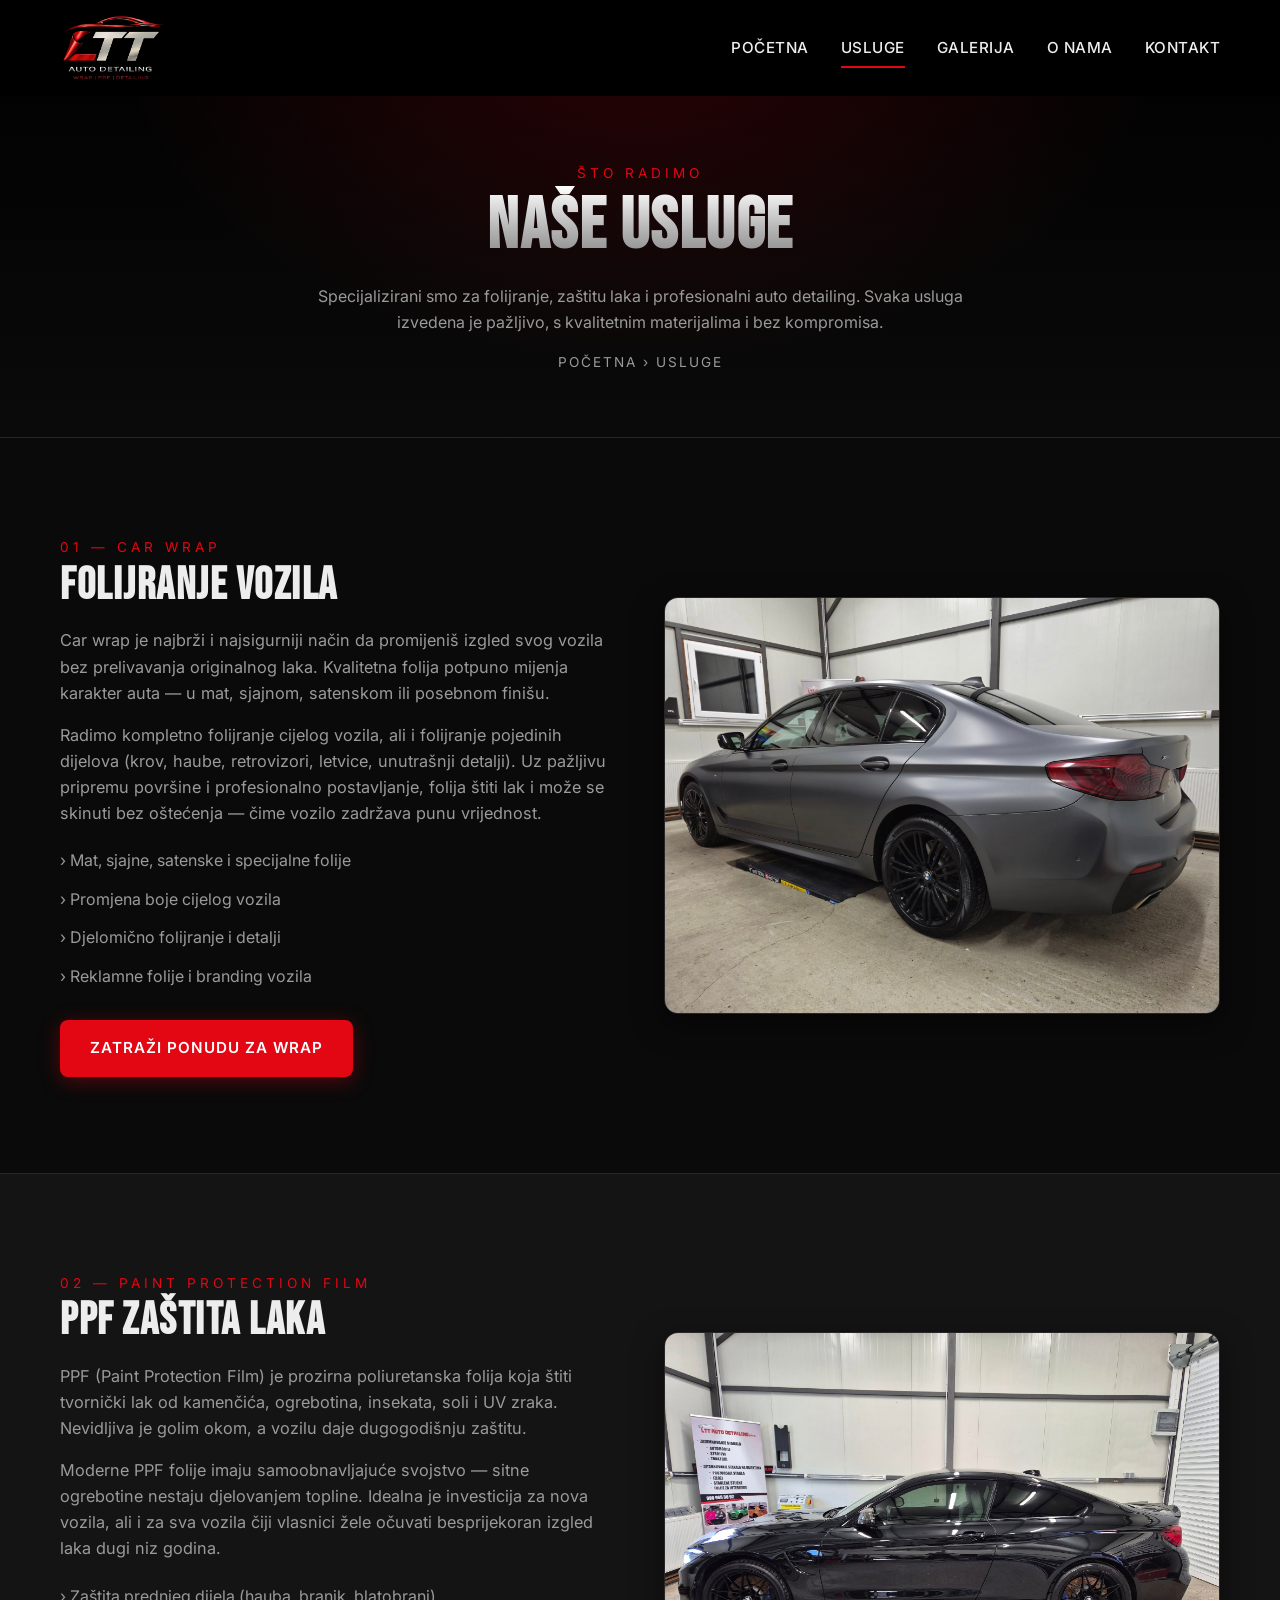
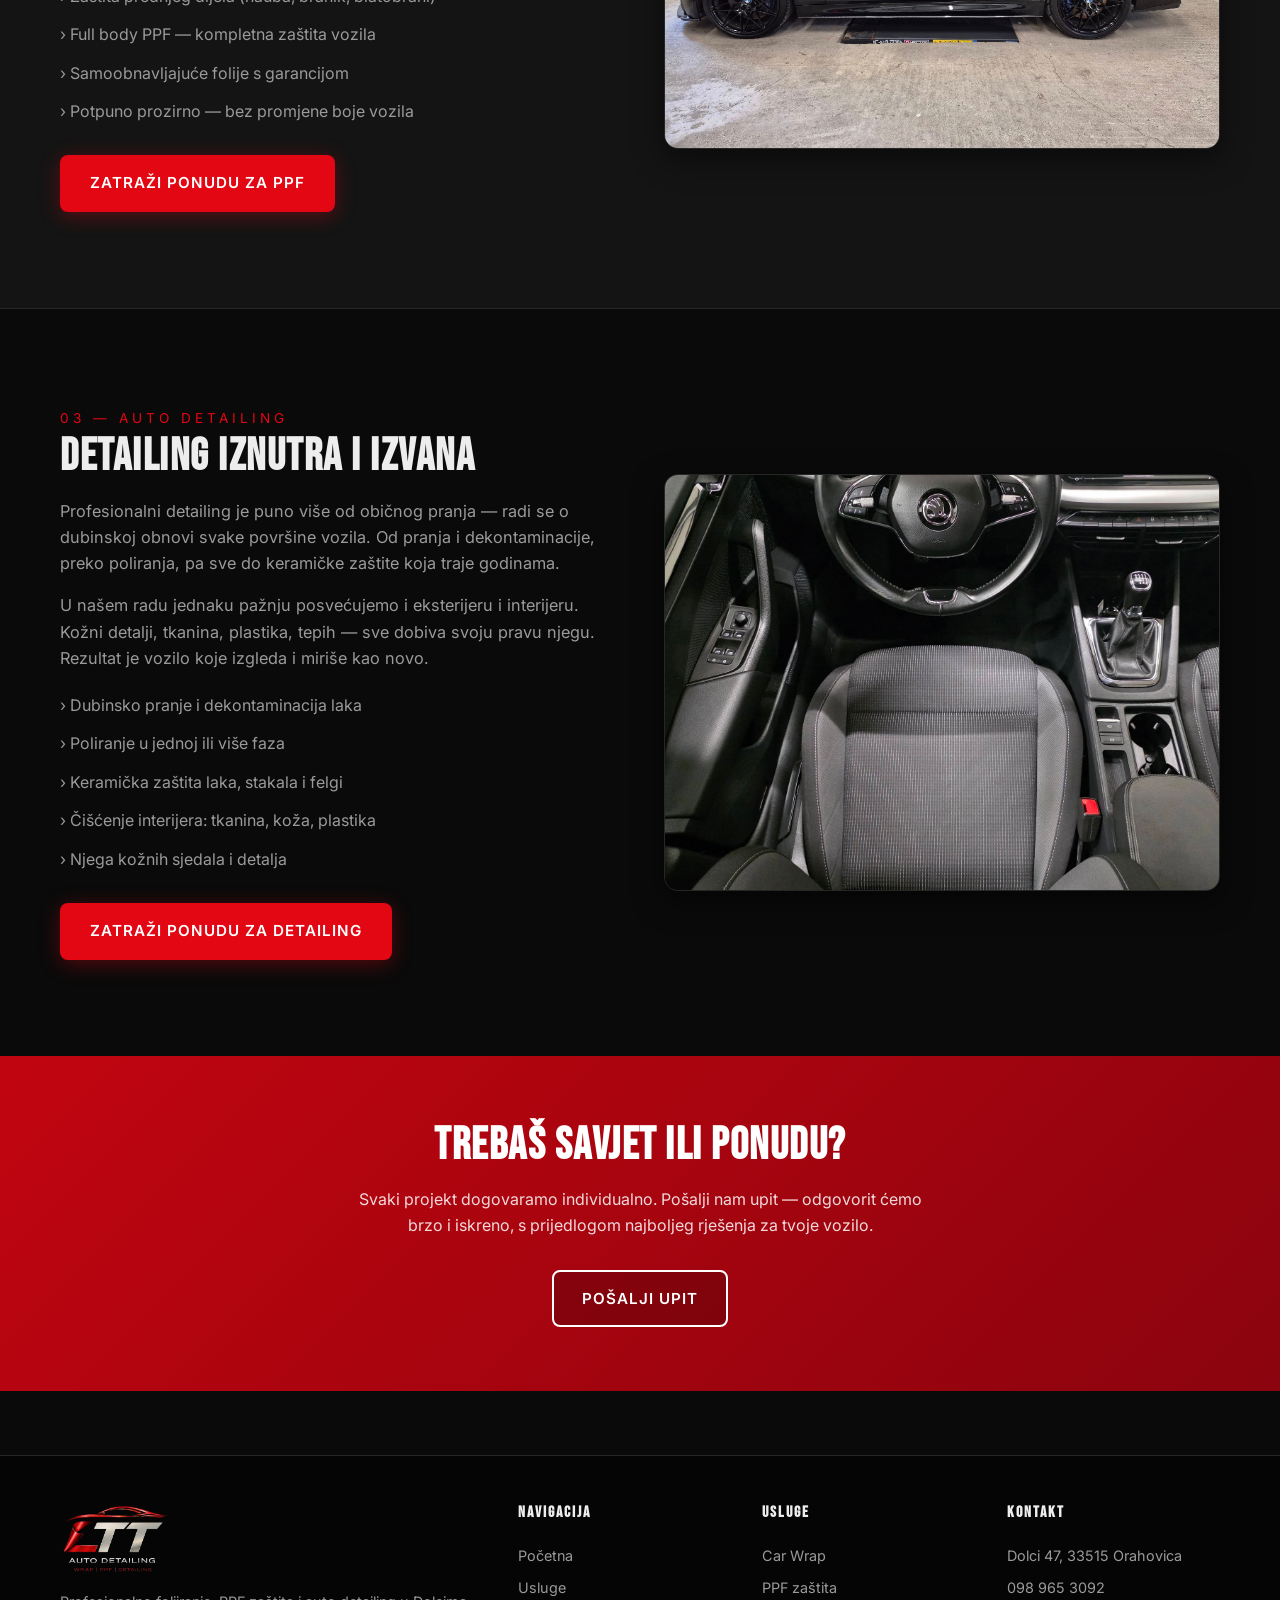
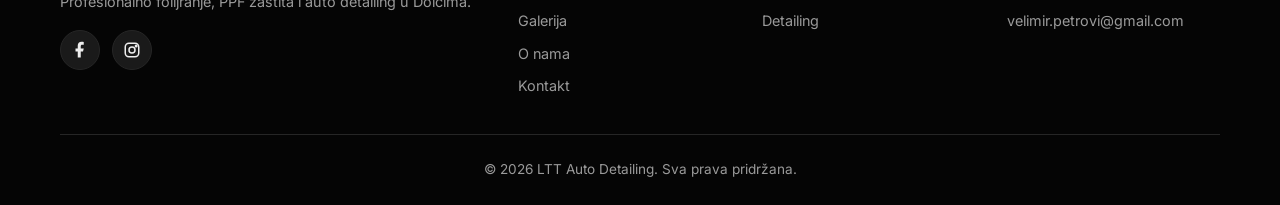
<file: usluge.html>
<!DOCTYPE html>
<html lang="hr">
<head>
<meta charset="UTF-8">
<meta name="viewport" content="width=device-width, initial-scale=1.0">
<title>Usluge — Wrap, PPF i Detailing | LTT Auto Detailing Orahovica</title>
<meta name="description" content="Usluge LTT Auto Detailinga: profesionalno folijranje vozila (car wrap), PPF zaštita laka samoobnavljajućom folijom i detailing eksterijera i interijera s keramičkom zaštitom.">
<meta name="keywords" content="car wrap Hrvatska, PPF folija auto, poliranje vozila, keramička zaštita, dubinsko pranje, detailing Orahovica">
<meta name="robots" content="index, follow">
<link rel="canonical" href="https://ltt-auto-detailing.pages.dev/usluge.html">
<meta property="og:url" content="https://ltt-auto-detailing.pages.dev/usluge.html">
<meta property="og:title" content="Usluge — LTT Auto Detailing">
<meta property="og:description" content="Wrap, PPF i detailing — sve što tvoje vozilo treba, na jednom mjestu.">
<meta property="og:image" content="https://ltt-auto-detailing.pages.dev/img/logo.webp">

<link rel="icon" type="image/webp" href="img/logo.webp">
<link rel="preconnect" href="https://fonts.googleapis.com">
<link rel="preconnect" href="https://fonts.gstatic.com" crossorigin>
<link href="https://fonts.googleapis.com/css2?family=Bebas+Neue&family=Inter:wght@400;500;600;700&display=swap" rel="stylesheet">
<link rel="stylesheet" href="css/style.css">

<!-- Schema: Breadcrumbs -->
<script type="application/ld+json">
{
  "@context": "https://schema.org",
  "@type": "BreadcrumbList",
  "itemListElement": [
    { "@type": "ListItem", "position": 1, "name": "Početna", "item": "https://ltt-auto-detailing.pages.dev/" },
    { "@type": "ListItem", "position": 2, "name": "Usluge", "item": "https://ltt-auto-detailing.pages.dev/usluge.html" }
  ]
}
</script>

<!-- Schema: Services -->
<script type="application/ld+json">
{
  "@context": "https://schema.org",
  "@graph": [
    {
      "@type": "Service",
      "name": "Car Wrap — folijranje vozila",
      "serviceType": "Vehicle wrapping",
      "description": "Profesionalno folijranje vozila u mat, sjajnim i satenskim varijantama. Promjena boje cijelog vozila ili folijranje pojedinih dijelova.",
      "provider": { "@type": "AutoBodyShop", "name": "LTT Auto Detailing", "url": "https://ltt-auto-detailing.pages.dev/" },
      "areaServed": { "@type": "Place", "name": "Hrvatska" }
    },
    {
      "@type": "Service",
      "name": "PPF zaštita laka",
      "serviceType": "Paint Protection Film",
      "description": "Prozirna poliuretanska folija koja štiti tvornički lak vozila od kamenčića, ogrebotina i UV zraka. Samoobnavljajuće folije s dugotrajnom garancijom.",
      "provider": { "@type": "AutoBodyShop", "name": "LTT Auto Detailing", "url": "https://ltt-auto-detailing.pages.dev/" },
      "areaServed": { "@type": "Place", "name": "Hrvatska" }
    },
    {
      "@type": "Service",
      "name": "Auto Detailing",
      "serviceType": "Auto detailing",
      "description": "Dubinsko pranje, dekontaminacija, poliranje i keramička zaštita vozila. Profesionalno čišćenje i njega interijera — tkanina, koža, plastika.",
      "provider": { "@type": "AutoBodyShop", "name": "LTT Auto Detailing", "url": "https://ltt-auto-detailing.pages.dev/" },
      "areaServed": { "@type": "Place", "name": "Hrvatska" }
    }
  ]
}
</script>
</head>
<body>

<header class="site-header">
  <div class="header-inner">
    <a href="index.html" class="logo-link"><img src="img/logo.webp" alt="LTT Auto Detailing"></a>
    <button class="nav-toggle" aria-label="Izbornik"><span></span><span></span><span></span></button>
    <nav class="nav">
      <a href="index.html">Početna</a>
      <a href="usluge.html" class="active">Usluge</a>
      <a href="galerija.html">Galerija</a>
      <a href="o-nama.html">O nama</a>
      <a href="kontakt.html">Kontakt</a>
    </nav>
  </div>
</header>

<section class="page-hero">
  <div class="container">
    <span class="eyebrow" style="color:var(--red); letter-spacing:4px; text-transform:uppercase; font-size:.85rem;">Što radimo</span>
    <h1 class="silver">Naše usluge</h1>
    <p>Specijalizirani smo za folijranje, zaštitu laka i profesionalni auto detailing. Svaka usluga izvedena je pažljivo, s kvalitetnim materijalima i bez kompromisa.</p>
    <div class="breadcrumbs"><a href="index.html">Početna</a> › Usluge</div>
  </div>
</section>

<!-- WRAP -->
<section class="section" id="wrap">
  <div class="container">
    <div class="about-grid">
      <div class="about-text">
        <span class="eyebrow" style="color:var(--red); letter-spacing:4px; text-transform:uppercase; font-size:.85rem;">01 — Car Wrap</span>
        <h2>Folijranje vozila</h2>
        <p>Car wrap je najbrži i najsigurniji način da promijeniš izgled svog vozila bez preliv­avanja originalnog laka. Kvalitetna folija potpuno mijenja karakter auta — u mat, sjajnom, satenskom ili posebnom finišu.</p>
        <p>Radimo kompletno folijranje cijelog vozila, ali i folijranje pojedinih dijelova (krov, haube, retrovizori, letvice, unutrašnji detalji). Uz pažljivu pripremu površine i profesionalno postavljanje, folija štiti lak i može se skinuti bez oštećenja — čime vozilo zadržava punu vrijednost.</p>
        <ul style="list-style:none; margin-top:1rem;">
          <li style="padding:.4rem 0; color:var(--text-muted);">› Mat, sjajne, satenske i specijalne folije</li>
          <li style="padding:.4rem 0; color:var(--text-muted);">› Promjena boje cijelog vozila</li>
          <li style="padding:.4rem 0; color:var(--text-muted);">› Djelomično folijranje i detalji</li>
          <li style="padding:.4rem 0; color:var(--text-muted);">› Reklamne folije i branding vozila</li>
        </ul>
        <a href="kontakt.html" class="btn btn-primary" style="margin-top:1.5rem;">Zatraži ponudu za wrap</a>
      </div>
      <div class="about-img"><img src="img/wrap.webp" alt="Car wrap — folijranje vozila" loading="lazy"></div>
    </div>
  </div>
</section>

<!-- PPF -->
<section class="section section-alt" id="ppf">
  <div class="container">
    <div class="about-grid">
      <div class="about-img" style="order:2;"><img src="img/ppf.webp" alt="PPF zaštita laka" loading="lazy"></div>
      <div class="about-text" style="order:1;">
        <span class="eyebrow" style="color:var(--red); letter-spacing:4px; text-transform:uppercase; font-size:.85rem;">02 — Paint Protection Film</span>
        <h2>PPF zaštita laka</h2>
        <p>PPF (Paint Protection Film) je prozirna poliuretanska folija koja štiti tvornički lak od kamenčića, ogrebotina, insekata, soli i UV zraka. Nevidljiva je golim okom, a vozilu daje dugogodišnju zaštitu.</p>
        <p>Moderne PPF folije imaju samoobnavljajuće svojstvo — sitne ogrebotine nestaju djelovanjem topline. Idealna je investicija za nova vozila, ali i za sva vozila čiji vlasnici žele očuvati besprijekoran izgled laka dugi niz godina.</p>
        <ul style="list-style:none; margin-top:1rem;">
          <li style="padding:.4rem 0; color:var(--text-muted);">› Zaštita prednjeg dijela (hauba, branik, blatobrani)</li>
          <li style="padding:.4rem 0; color:var(--text-muted);">› Full body PPF — kompletna zaštita vozila</li>
          <li style="padding:.4rem 0; color:var(--text-muted);">› Samoobnavljajuće folije s garancijom</li>
          <li style="padding:.4rem 0; color:var(--text-muted);">› Potpuno prozirno — bez promjene boje vozila</li>
        </ul>
        <a href="kontakt.html" class="btn btn-primary" style="margin-top:1.5rem;">Zatraži ponudu za PPF</a>
      </div>
    </div>
  </div>
</section>

<!-- DETAILING -->
<section class="section" id="detailing">
  <div class="container">
    <div class="about-grid">
      <div class="about-text">
        <span class="eyebrow" style="color:var(--red); letter-spacing:4px; text-transform:uppercase; font-size:.85rem;">03 — Auto Detailing</span>
        <h2>Detailing iznutra i izvana</h2>
        <p>Profesionalni detailing je puno više od običnog pranja — radi se o dubinskoj obnovi svake površine vozila. Od pranja i dekontaminacije, preko poliranja, pa sve do keramičke zaštite koja traje godinama.</p>
        <p>U našem radu jednaku pažnju posvećujemo i eksterijeru i interijeru. Kožni detalji, tkanina, plastika, tepih — sve dobiva svoju pravu njegu. Rezultat je vozilo koje izgleda i miriše kao novo.</p>
        <ul style="list-style:none; margin-top:1rem;">
          <li style="padding:.4rem 0; color:var(--text-muted);">› Dubinsko pranje i dekontaminacija laka</li>
          <li style="padding:.4rem 0; color:var(--text-muted);">› Poliranje u jednoj ili više faza</li>
          <li style="padding:.4rem 0; color:var(--text-muted);">› Keramička zaštita laka, stakala i felgi</li>
          <li style="padding:.4rem 0; color:var(--text-muted);">› Čišćenje interijera: tkanina, koža, plastika</li>
          <li style="padding:.4rem 0; color:var(--text-muted);">› Njega kožnih sjedala i detalja</li>
        </ul>
        <a href="kontakt.html" class="btn btn-primary" style="margin-top:1.5rem;">Zatraži ponudu za detailing</a>
      </div>
      <div class="about-img"><img src="img/iznutra.webp" alt="Auto detailing — interijer i eksterijer" loading="lazy"></div>
    </div>
  </div>
</section>

<!-- CTA -->
<section class="cta-strip">
  <div class="container">
    <h2>Trebaš savjet ili ponudu?</h2>
    <p>Svaki projekt dogovaramo individualno. Pošalji nam upit — odgovorit ćemo brzo i iskreno, s prijedlogom najboljeg rješenja za tvoje vozilo.</p>
    <a href="kontakt.html" class="btn btn-ghost">Pošalji upit</a>
  </div>
</section>

<footer class="site-footer">
  <div class="container">
    <div class="footer-grid">
      <div class="footer-brand">
        <img src="img/logo.webp" alt="LTT Auto Detailing" loading="lazy">
        <p>Profesionalno folijranje, PPF zaštita i auto detailing u Dolcima.</p>
        <div class="socials">
          <a href="https://www.facebook.com/ltautodetailingdolci?locale=hr_HR" target="_blank" rel="noopener" aria-label="Facebook"><svg width="18" height="18" viewBox="0 0 24 24" fill="currentColor"><path d="M13 22v-8h3l1-4h-4V7c0-1.1.4-2 2-2h2V1.2C16.5 1.1 15.3 1 14 1c-3 0-5 1.8-5 5v4H6v4h3v8h4z"/></svg></a>
          <a href="https://www.instagram.com/ltt_auto_detailing/" target="_blank" rel="noopener" aria-label="Instagram"><svg width="18" height="18" viewBox="0 0 24 24" fill="none" stroke="currentColor" stroke-width="2"><rect x="3" y="3" width="18" height="18" rx="5"/><circle cx="12" cy="12" r="4"/><circle cx="17.5" cy="6.5" r="1" fill="currentColor"/></svg></a>
        </div>
      </div>
      <div><h4>Navigacija</h4><ul><li><a href="index.html">Početna</a></li><li><a href="usluge.html">Usluge</a></li><li><a href="galerija.html">Galerija</a></li><li><a href="o-nama.html">O nama</a></li><li><a href="kontakt.html">Kontakt</a></li></ul></div>
      <div><h4>Usluge</h4><ul><li><a href="usluge.html#wrap">Car Wrap</a></li><li><a href="usluge.html#ppf">PPF zaštita</a></li><li><a href="usluge.html#detailing">Detailing</a></li></ul></div>
      <div><h4>Kontakt</h4><ul><li><a href="https://maps.app.goo.gl/TPTexNGSU9D4uhJVA?g_st=ic" target="_blank" rel="noopener">Dolci 47, 33515 Orahovica</a></li><li><a href="tel:+385989653092">098 965 3092</a></li><li><a href="mailto:velimir.petrovi@gmail.com">velimir.petrovi@gmail.com</a></li></ul></div>
    </div>
    <div class="footer-bottom">© <span class="year"></span> LTT Auto Detailing. Sva prava pridržana.</div>
  </div>
</footer>
<script src="js/script.js"></script>
</body>
</html>
</file>
<file: css/style.css>
/* ==========================================================================
   LTT Auto Detailing — stylesheet
   Paleta: crna pozadina, crveni akcent (#e30613), srebrno/metalik tekst
   ========================================================================== */

:root {
  --bg: #0a0a0a;
  --bg-elev: #141414;
  --bg-card: #1a1a1a;
  --border: #262626;
  --red: #e30613;
  --red-dark: #a30410;
  --red-glow: rgba(227, 6, 19, 0.35);
  --text: #ededed;
  --text-muted: #9a9a9a;
  --silver: linear-gradient(180deg, #ffffff 0%, #b8b8b8 50%, #7a7a7a 100%);
  --shadow: 0 10px 30px rgba(0, 0, 0, 0.5);
  --radius: 8px;
  --radius-lg: 14px;
  --max-w: 1200px;
  --header-h: 96px;
}

* { box-sizing: border-box; margin: 0; padding: 0; }

html { scroll-behavior: smooth; }

body {
  font-family: 'Inter', system-ui, -apple-system, Segoe UI, Roboto, Arial, sans-serif;
  background: var(--bg);
  color: var(--text);
  line-height: 1.6;
  min-height: 100vh;
  overflow-x: hidden;
}

img { max-width: 100%; display: block; height: auto; }

a { color: inherit; text-decoration: none; transition: color .2s ease; }
a:hover { color: var(--red); }

h1, h2, h3, h4 {
  font-family: 'Bebas Neue', 'Oswald', Impact, sans-serif;
  font-weight: 700;
  letter-spacing: 1.5px;
  line-height: 1.15;
  text-transform: uppercase;
}

h1 { font-size: clamp(2.4rem, 6vw, 4.5rem); }
h2 { font-size: clamp(1.8rem, 4vw, 2.8rem); margin-bottom: 1rem; }
h3 { font-size: 1.4rem; margin-bottom: .6rem; }

p { color: var(--text-muted); }

.container {
  max-width: var(--max-w);
  margin: 0 auto;
  padding: 0 1.25rem;
}

.accent { color: var(--red); }

/* Silver metallic text effect */
.silver {
  background: var(--silver);
  -webkit-background-clip: text;
  background-clip: text;
  -webkit-text-fill-color: transparent;
  color: transparent;
}

/* ---------- HEADER ---------- */
.site-header {
  position: fixed;
  top: 0; left: 0; right: 0;
  height: var(--header-h);
  background: #000;
  z-index: 100;
}

.header-inner {
  max-width: var(--max-w);
  margin: 0 auto;
  height: 100%;
  padding: 0 1.25rem;
  display: flex;
  align-items: center;
  justify-content: space-between;
}

.logo-link { display: flex; align-items: center; gap: .75rem; }
.logo-link img { height: 68px; width: auto; }
.logo-link:hover { color: var(--text); }

.nav { display: flex; align-items: center; gap: 2rem; }
.nav a {
  font-size: .95rem;
  font-weight: 500;
  letter-spacing: .5px;
  text-transform: uppercase;
  position: relative;
  padding: .25rem 0;
}
.nav a::after {
  content: '';
  position: absolute;
  bottom: -4px; left: 0;
  width: 0; height: 2px;
  background: var(--red);
  transition: width .25s ease;
}
.nav a:hover::after,
.nav a.active::after { width: 100%; }
.nav a.active { color: var(--text); }

.nav-toggle {
  display: none;
  background: none;
  border: 0;
  color: var(--text);
  cursor: pointer;
  padding: .5rem;
}
.nav-toggle span {
  display: block;
  width: 26px;
  height: 2px;
  background: var(--text);
  margin: 5px 0;
  transition: transform .25s, opacity .25s;
}

/* ---------- HERO ---------- */
.hero {
  min-height: 100vh;
  padding-top: var(--header-h);
  display: flex;
  align-items: center;
  position: relative;
  overflow: hidden;
  background:
    radial-gradient(ellipse at 30% 40%, rgba(227, 6, 19, 0.18) 0%, transparent 55%),
    radial-gradient(ellipse at 70% 80%, rgba(227, 6, 19, 0.10) 0%, transparent 60%),
    linear-gradient(180deg, #000 0%, #0a0a0a 100%);
}

.hero::before {
  content: '';
  position: absolute; inset: 0;
  background-image:
    linear-gradient(rgba(255,255,255,.02) 1px, transparent 1px),
    linear-gradient(90deg, rgba(255,255,255,.02) 1px, transparent 1px);
  background-size: 60px 60px;
  pointer-events: none;
  mask-image: radial-gradient(ellipse at center, #000 0%, transparent 75%);
}

.hero-inner {
  position: relative;
  z-index: 1;
  text-align: center;
  padding: 4rem 1.25rem;
  width: 100%;
}

.hero .eyebrow {
  display: inline-block;
  color: var(--red);
  font-size: .9rem;
  font-weight: 600;
  letter-spacing: 4px;
  text-transform: uppercase;
  margin-bottom: 1.25rem;
  padding: .4rem 1rem;
  border: 1px solid var(--red-dark);
  border-radius: 999px;
  background: rgba(227, 6, 19, 0.08);
}

.hero h1 { margin-bottom: 1rem; }
.hero .lead {
  max-width: 680px;
  margin: 0 auto 2rem;
  font-size: 1.1rem;
  color: var(--text-muted);
}

.hero-cta { display: flex; justify-content: center; gap: 1rem; flex-wrap: wrap; }

/* ---------- BUTTONS ---------- */
.btn {
  display: inline-flex;
  align-items: center;
  gap: .5rem;
  padding: .9rem 1.75rem;
  font-weight: 600;
  font-size: .95rem;
  text-transform: uppercase;
  letter-spacing: 1px;
  border-radius: var(--radius);
  border: 2px solid transparent;
  cursor: pointer;
  transition: all .25s ease;
  font-family: inherit;
}

.btn-primary {
  background: var(--red);
  color: #fff;
  box-shadow: 0 4px 20px var(--red-glow);
}
.btn-primary:hover {
  background: var(--red-dark);
  color: #fff;
  transform: translateY(-2px);
  box-shadow: 0 8px 28px var(--red-glow);
}

.btn-ghost {
  background: transparent;
  color: var(--text);
  border-color: var(--border);
}
.btn-ghost:hover {
  border-color: var(--red);
  color: var(--red);
}

/* ---------- SECTION ---------- */
.section { padding: 6rem 0; position: relative; }
.section-alt { background: var(--bg-elev); border-top: 1px solid var(--border); border-bottom: 1px solid var(--border); }

.section-header { text-align: center; margin-bottom: 3rem; }
.section-header .eyebrow {
  color: var(--red);
  font-size: .85rem;
  font-weight: 600;
  letter-spacing: 4px;
  text-transform: uppercase;
  display: inline-block;
  margin-bottom: .75rem;
}
.section-header p { max-width: 720px; margin: 1rem auto 0; }

/* Red underline accent */
.underline-red::after {
  content: '';
  display: block;
  width: 60px;
  height: 3px;
  background: var(--red);
  margin: 1rem auto 0;
}

/* ---------- SERVICES GRID ---------- */
.services-grid {
  display: grid;
  grid-template-columns: repeat(auto-fit, minmax(280px, 1fr));
  gap: 1.5rem;
}

.service-card {
  background: var(--bg-card);
  border: 1px solid var(--border);
  border-radius: var(--radius-lg);
  padding: 2rem 1.75rem;
  transition: transform .3s ease, border-color .3s ease, box-shadow .3s ease;
  position: relative;
  overflow: hidden;
  display: block;
  color: inherit;
  text-decoration: none;
}
.service-card::before {
  content: '';
  position: absolute; top: 0; left: 0;
  width: 100%; height: 3px;
  background: linear-gradient(90deg, var(--red), transparent);
  transform: scaleX(0);
  transform-origin: left;
  transition: transform .4s ease;
}
.service-card:hover {
  transform: translateY(-6px);
  border-color: var(--red-dark);
  box-shadow: 0 20px 40px rgba(0,0,0,.6), 0 0 0 1px var(--red-dark);
}
.service-card:hover::before { transform: scaleX(1); }

.service-icon {
  width: 60px; height: 60px;
  display: flex; align-items: center; justify-content: center;
  background: rgba(227, 6, 19, 0.1);
  border: 1px solid var(--red-dark);
  border-radius: var(--radius);
  margin-bottom: 1.25rem;
  color: var(--red);
  font-size: 1.8rem;
}

.service-card h3 { color: var(--text); }
.service-card p { font-size: .95rem; }
.service-card ul {
  list-style: none;
  margin-top: 1rem;
  padding-top: 1rem;
  border-top: 1px solid var(--border);
}
.service-card ul li {
  color: var(--text-muted);
  font-size: .9rem;
  padding: .35rem 0;
  padding-left: 1.25rem;
  position: relative;
}
.service-card ul li::before {
  content: '›';
  position: absolute; left: 0;
  color: var(--red);
  font-weight: bold;
}

/* ---------- WHY US ---------- */
.features {
  display: grid;
  grid-template-columns: repeat(auto-fit, minmax(220px, 1fr));
  gap: 1.5rem;
  margin-top: 2rem;
}
.feature {
  text-align: center;
  padding: 1.5rem;
}
.feature-num {
  font-family: 'Bebas Neue', sans-serif;
  font-size: 3rem;
  color: var(--red);
  line-height: 1;
  margin-bottom: .5rem;
}
.feature h3 { font-size: 1.1rem; }

/* ---------- CTA STRIP ---------- */
.cta-strip {
  background:
    linear-gradient(135deg, rgba(227,6,19,.85) 0%, rgba(163,4,16,.85) 100%),
    #000;
  padding: 4rem 0;
  text-align: center;
}
.cta-strip h2 { color: #fff; }
.cta-strip p { color: rgba(255,255,255,.85); max-width: 600px; margin: 1rem auto 2rem; }
.cta-strip .btn-ghost {
  border-color: #fff; color: #fff;
  background: rgba(0,0,0,.2);
}
.cta-strip .btn-ghost:hover {
  background: #fff; color: var(--red);
}

/* ---------- GALLERY ---------- */
.gallery-grid {
  display: grid;
  grid-template-columns: repeat(auto-fit, minmax(260px, 1fr));
  gap: 1rem;
}
.gallery-item {
  aspect-ratio: 4/3;
  background: var(--bg-card);
  border: 1px solid var(--border);
  border-radius: var(--radius);
  overflow: hidden;
  position: relative;
  cursor: pointer;
}
.gallery-item img {
  width: 100%; height: 100%;
  object-fit: cover;
  transition: transform .5s ease;
}
.gallery-item:hover img { transform: scale(1.06); }
.gallery-item::after {
  content: '';
  position: absolute; inset: 0;
  background: linear-gradient(180deg, transparent 60%, rgba(227,6,19,.5));
  opacity: 0;
  transition: opacity .3s;
}
.gallery-item:hover::after { opacity: 1; }

.gallery-placeholder {
  aspect-ratio: 4/3;
  background: var(--bg-card);
  border: 2px dashed var(--border);
  border-radius: var(--radius);
  display: flex;
  align-items: center;
  justify-content: center;
  color: var(--text-muted);
  font-size: .9rem;
  text-align: center;
  padding: 1rem;
}

/* ---------- ABOUT ---------- */
.about-grid {
  display: grid;
  grid-template-columns: 1fr 1fr;
  gap: 3rem;
  align-items: center;
}
.about-img {
  border-radius: var(--radius-lg);
  overflow: hidden;
  border: 1px solid var(--border);
  box-shadow: var(--shadow);
  background: var(--bg-card);
  aspect-ratio: 4/3;
  display: flex; align-items: center; justify-content: center;
}
.about-img img { width: 100%; height: 100%; object-fit: cover; }
/* Varijanta za logo (centrirano, s paddingom) */
.about-img--logo { padding: 3rem; }
.about-img--logo img { width: auto; height: auto; max-width: 80%; object-fit: contain; }
.about-text p { margin-bottom: 1rem; font-size: 1.02rem; }
.about-stats {
  display: grid;
  grid-template-columns: repeat(3, 1fr);
  gap: 1rem;
  margin-top: 2rem;
}
.stat { text-align: center; padding: 1rem; border: 1px solid var(--border); border-radius: var(--radius); background: var(--bg-card); }
.stat-num { font-family: 'Bebas Neue', sans-serif; font-size: 2.4rem; color: var(--red); line-height: 1; }
.stat-label { font-size: .8rem; color: var(--text-muted); text-transform: uppercase; letter-spacing: 1px; }

/* ---------- CONTACT ---------- */
.contact-grid {
  display: grid;
  grid-template-columns: 1fr 1fr;
  gap: 2.5rem;
}
.contact-info { display: flex; flex-direction: column; gap: 1.5rem; }
.contact-item {
  display: flex;
  gap: 1rem;
  align-items: flex-start;
  padding: 1.25rem;
  background: var(--bg-card);
  border: 1px solid var(--border);
  border-radius: var(--radius);
  transition: border-color .25s;
}
.contact-item:hover { border-color: var(--red-dark); }
.contact-item .icon {
  flex-shrink: 0;
  width: 44px; height: 44px;
  background: rgba(227,6,19,.1);
  border: 1px solid var(--red-dark);
  border-radius: var(--radius);
  display: flex; align-items: center; justify-content: center;
  color: var(--red);
}
.contact-item h4 { font-size: 1rem; text-transform: uppercase; letter-spacing: 1px; margin-bottom: .25rem; color: var(--text); font-family: inherit; }
.contact-item p, .contact-item a { color: var(--text-muted); font-size: .95rem; }
.contact-item a:hover { color: var(--red); }

/* Form */
.contact-form {
  background: var(--bg-card);
  border: 1px solid var(--border);
  border-radius: var(--radius-lg);
  padding: 2rem;
}
.form-row { margin-bottom: 1.25rem; }
.form-row label {
  display: block;
  font-size: .85rem;
  text-transform: uppercase;
  letter-spacing: 1px;
  margin-bottom: .5rem;
  color: var(--text);
  font-weight: 500;
}
.form-row input,
.form-row select,
.form-row textarea {
  width: 100%;
  padding: .85rem 1rem;
  background: var(--bg);
  border: 1px solid var(--border);
  border-radius: var(--radius);
  color: var(--text);
  font-family: inherit;
  font-size: .95rem;
  transition: border-color .2s, box-shadow .2s;
}
.form-row input:focus,
.form-row select:focus,
.form-row textarea:focus {
  outline: none;
  border-color: var(--red);
  box-shadow: 0 0 0 3px var(--red-glow);
}
.form-row textarea { resize: vertical; min-height: 120px; }

/* Success message */
.form-success {
  text-align: center;
  padding: 2rem 1rem;
  animation: fadeIn .4s ease;
}
.form-success .success-icon {
  width: 72px; height: 72px;
  margin: 0 auto 1.25rem;
  border-radius: 50%;
  background: rgba(227, 6, 19, 0.12);
  border: 2px solid var(--red);
  display: flex; align-items: center; justify-content: center;
  color: var(--red);
  font-size: 2.4rem;
  font-weight: 700;
  box-shadow: 0 0 0 6px rgba(227, 6, 19, 0.08);
}
.form-success h3 {
  color: var(--text);
  font-size: 1.5rem;
  margin-bottom: .5rem;
}
.form-success p {
  color: var(--text-muted);
  font-size: 1rem;
}
@keyframes fadeIn {
  from { opacity: 0; transform: translateY(10px); }
  to   { opacity: 1; transform: translateY(0); }
}
@keyframes fadeOut {
  from { opacity: 1; transform: translateY(0); }
  to   { opacity: 0; transform: translateY(-10px); }
}
.form-success.fade-out { animation: fadeOut .4s ease forwards; }
.fade-in { animation: fadeIn .45s ease both; }

/* Hours */
.hours-list {
  background: var(--bg-card);
  border: 1px solid var(--border);
  border-radius: var(--radius);
  overflow: hidden;
}
.hours-list li {
  display: flex;
  justify-content: space-between;
  padding: .85rem 1.25rem;
  border-bottom: 1px solid var(--border);
  list-style: none;
  font-size: .95rem;
}
.hours-list li:last-child { border-bottom: 0; }
.hours-list li.today { background: rgba(227,6,19,.08); }
.hours-list .day { color: var(--text); font-weight: 500; text-transform: uppercase; letter-spacing: 1px; font-size: .85rem; }
.hours-list .time { color: var(--text-muted); }
.hours-list .closed { color: var(--red); font-weight: 600; }

/* Map */
.map-wrap {
  margin-top: 3rem;
  border-radius: var(--radius-lg);
  overflow: hidden;
  border: 1px solid var(--border);
  height: 420px;
  filter: grayscale(30%) contrast(1.1);
}
.map-wrap iframe { width: 100%; height: 100%; border: 0; display: block; }

/* ---------- FOOTER ---------- */
.site-footer {
  background: #050505;
  border-top: 1px solid var(--border);
  padding: 3rem 0 1.5rem;
  margin-top: 4rem;
}
.footer-grid {
  display: grid;
  grid-template-columns: 2fr 1fr 1fr 1fr;
  gap: 2rem;
  margin-bottom: 2rem;
}
.footer-grid h4 {
  font-size: 1rem;
  color: var(--text);
  margin-bottom: 1rem;
  letter-spacing: 2px;
}
.footer-grid ul { list-style: none; }
.footer-grid li { padding: .3rem 0; font-size: .9rem; color: var(--text-muted); }
.footer-grid a { color: var(--text-muted); }
.footer-grid a:hover { color: var(--red); }
.footer-brand img { height: 70px; margin-bottom: 1rem; }
.footer-brand p { font-size: .9rem; }

.socials { display: flex; gap: .75rem; margin-top: 1rem; }
.socials a {
  width: 40px; height: 40px;
  border-radius: 50%;
  background: var(--bg-card);
  border: 1px solid var(--border);
  display: flex; align-items: center; justify-content: center;
  color: var(--text);
  transition: all .25s;
}
.socials a:hover {
  background: var(--red);
  border-color: var(--red);
  color: #fff;
  transform: translateY(-3px);
}

.footer-bottom {
  border-top: 1px solid var(--border);
  padding-top: 1.5rem;
  text-align: center;
  font-size: .85rem;
  color: var(--text-muted);
}

/* ---------- PAGE HERO (inner pages) ---------- */
.page-hero {
  padding-top: calc(var(--header-h) + 4rem);
  padding-bottom: 4rem;
  text-align: center;
  background:
    radial-gradient(ellipse at center top, rgba(227,6,19,.18) 0%, transparent 60%),
    linear-gradient(180deg, #000, #0a0a0a);
  border-bottom: 1px solid var(--border);
}
.page-hero p { max-width: 680px; margin: 1rem auto 0; }
.breadcrumbs {
  font-size: .85rem;
  color: var(--text-muted);
  margin-top: 1rem;
  text-transform: uppercase;
  letter-spacing: 2px;
}
.breadcrumbs a:hover { color: var(--red); }

/* ---------- RESPONSIVE ---------- */
@media (max-width: 860px) {
  .about-grid, .contact-grid { grid-template-columns: 1fr; }
  .footer-grid { grid-template-columns: 1fr 1fr; }
}

@media (max-width: 640px) {
  :root { --header-h: 64px; }

  .header-inner {
    padding: 0 1rem;
    justify-content: center;
    position: relative;
  }
  .logo-link img { height: 42px; display: block; }

  .nav-toggle {
    display: flex;
    flex-direction: column;
    align-items: center;
    justify-content: center;
    position: absolute;
    right: 1rem;
    top: 50%;
    transform: translateY(-50%);
    width: 40px; height: 40px;
    padding: 0;
    border: 1px solid var(--border);
    border-radius: 8px;
    background: var(--bg-card);
    transition: border-color .2s, background .2s;
  }
  .nav-toggle:hover,
  .nav-toggle[aria-expanded="true"] {
    border-color: var(--red);
    background: rgba(227, 6, 19, 0.12);
  }
  .nav-toggle span {
    width: 18px; height: 2px; margin: 2.5px 0;
    background: var(--text);
    border-radius: 2px;
    transition: transform .3s ease, opacity .2s ease, background .2s;
  }
  .nav-toggle[aria-expanded="true"] span:nth-child(1) {
    transform: translateY(7px) rotate(45deg);
    background: var(--red);
  }
  .nav-toggle[aria-expanded="true"] span:nth-child(2) { opacity: 0; }
  .nav-toggle[aria-expanded="true"] span:nth-child(3) {
    transform: translateY(-7px) rotate(-45deg);
    background: var(--red);
  }

  .nav {
    position: fixed;
    top: var(--header-h);
    left: 0; right: 0;
    background: rgba(10,10,10,.98);
    backdrop-filter: blur(12px);
    -webkit-backdrop-filter: blur(12px);
    flex-direction: column;
    gap: 0;
    padding: .5rem 0;
    border-bottom: 1px solid var(--border);
    box-shadow: 0 12px 24px rgba(0,0,0,.4);
    transform: translateY(-120%);
    transition: transform .35s ease;
  }
  .nav.open { transform: translateY(0); }
  .nav a {
    padding: 1rem 1.5rem;
    width: 100%;
    text-align: center;
    border-bottom: 1px solid var(--border);
  }
  .nav a:last-child { border-bottom: 0; }

  .section { padding: 4rem 0; }
  .footer-grid { grid-template-columns: 1fr; text-align: center; }
  .socials { justify-content: center; }
  .about-stats { grid-template-columns: 1fr; }
}
</file>
